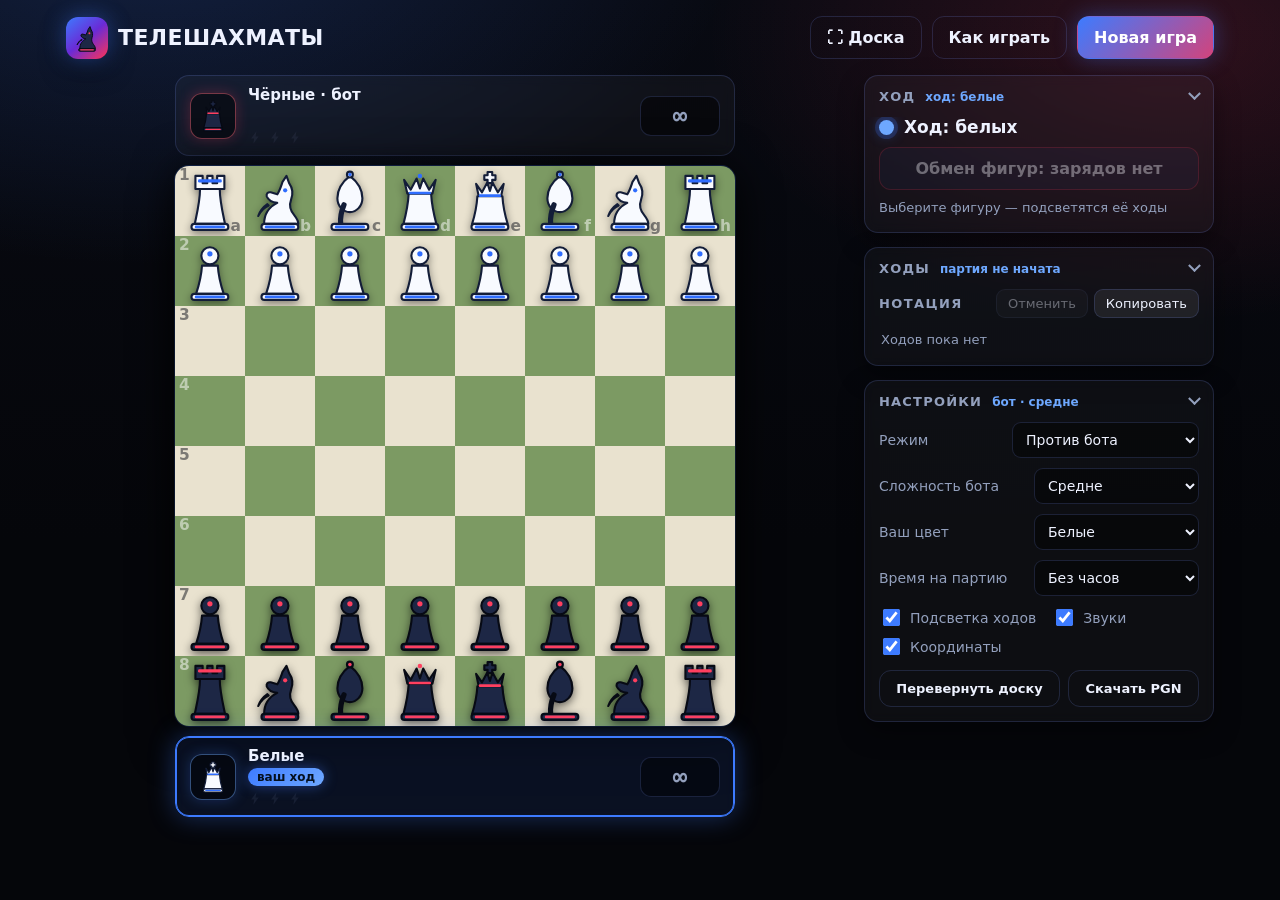
<file: index.html>
<!doctype html>
<html lang="ru">
<head>
<meta charset="utf-8">
<meta name="viewport" content="width=device-width, initial-scale=1, viewport-fit=cover">
<meta name="theme-color" content="#14161d">
<meta name="description" content="Шахматы в браузере с телекинезом: обменивайте две свои фигуры за заряд, полученный за взятие. Игра вдвоём на одном устройстве или против бота.">
<title>ТелеШахматы — шахматы с телекинезом</title>
<link rel="stylesheet" href="styles.css">
</head>
<body>

<div class="app">

  <header class="topbar">
    <div class="brand">
      <span class="brand-mark" id="brand-mark"></span> ТелеШахматы
    </div>
    <div class="topbar-actions">
      <button id="btn-focus" class="btn btn-ghost" type="button" title="Режим «только доска» — клавиша F">⛶ Доска</button>
      <button id="btn-rules" class="btn btn-ghost" type="button">Как играть</button>
      <button id="btn-new" class="btn btn-primary" type="button">Новая игра</button>
    </div>
  </header>

  <main class="layout">

    <section class="board-column">

      <div class="player-card" id="card-top" data-slot="top"></div>

      <div class="board-frame">
        <div id="board" class="board" aria-label="Шахматная доска"></div>
        <div id="promo" class="overlay hidden">
          <div class="overlay-box">
            <div class="overlay-title">Пешка дошла до конца. Кем она станет?</div>
            <div class="promo-choices">
              <button class="promo-btn" type="button" data-promo="q"><span>♕</span><small>Ферзь</small></button>
              <button class="promo-btn" type="button" data-promo="r"><span>♖</span><small>Ладья</small></button>
              <button class="promo-btn" type="button" data-promo="b"><span>♗</span><small>Слон</small></button>
              <button class="promo-btn" type="button" data-promo="n"><span>♘</span><small>Конь</small></button>
            </div>
          </div>
        </div>
      </div>

      <div class="player-card" id="card-bottom" data-slot="bottom"></div>

    </section>

    <aside class="sidebar">

      <section class="panel collapsible" data-panel="status">
        <button class="panel-toggle" type="button" aria-expanded="true">
          <span class="panel-title">Ход</span>
          <span class="panel-badge" id="badge-status"></span>
          <span class="chevron" aria-hidden="true"></span>
        </button>
        <div class="panel-body"><div class="panel-inner">
          <div class="turn-box" id="turn-box">
            <span class="turn-dot" id="turn-dot"></span>
            <span class="turn-text" id="turn-text">Ход белых</span>
          </div>
          <button id="btn-swap" class="btn btn-swap" type="button" disabled>Обмен фигур: нет зарядов</button>
          <div class="hint" id="hint-text">Выберите фигуру — подсветятся её ходы</div>
        </div></div>
      </section>

      <section class="panel panel-moves collapsible" data-panel="moves">
        <button class="panel-toggle" type="button" aria-expanded="true">
          <span class="panel-title">Ходы</span>
          <span class="panel-badge" id="badge-moves"></span>
          <span class="chevron" aria-hidden="true"></span>
        </button>
        <div class="panel-body"><div class="panel-inner">
          <div class="panel-head">
            <h2>Нотация</h2>
            <div class="panel-head-actions">
              <button id="btn-undo" class="btn btn-mini" type="button">Отменить</button>
              <button id="btn-copy" class="btn btn-mini" type="button">Копировать</button>
            </div>
          </div>
          <div id="moves" class="moves"></div>
        </div></div>
      </section>

      <section class="panel collapsible" data-panel="settings">
        <button class="panel-toggle" type="button" aria-expanded="true">
          <span class="panel-title">Настройки</span>
          <span class="panel-badge" id="badge-settings"></span>
          <span class="chevron" aria-hidden="true"></span>
        </button>
        <div class="panel-body"><div class="panel-inner">

        <label class="field">
          <span>Режим</span>
          <select id="opt-mode">
            <option value="pvp">Двое на устройстве</option>
            <option value="bot">Против бота</option>
          </select>
        </label>

        <label class="field" id="field-level">
          <span>Сложность бота</span>
          <select id="opt-level">
            <option value="easy">Легко</option>
            <option value="medium" selected>Средне</option>
            <option value="hard">Сложно</option>
          </select>
        </label>

        <label class="field" id="field-color">
          <span>Ваш цвет</span>
          <select id="opt-color">
            <option value="w">Белые</option>
            <option value="b">Чёрные</option>
            <option value="r">Случайно</option>
          </select>
        </label>

        <label class="field">
          <span>Время на партию</span>
          <select id="opt-time">
            <option value="off">Без часов</option>
            <option value="3+2">3 мин + 2 сек</option>
            <option value="5+0">5 мин</option>
            <option value="5+3">5 мин + 3 сек</option>
            <option value="10+0">10 мин</option>
            <option value="15+10">15 мин + 10 сек</option>
          </select>
        </label>

        <div class="toggles">
          <label class="toggle"><input type="checkbox" id="opt-highlights" checked><span>Подсветка ходов</span></label>
          <label class="toggle"><input type="checkbox" id="opt-sound" checked><span>Звуки</span></label>
          <label class="toggle"><input type="checkbox" id="opt-coords" checked><span>Координаты</span></label>
        </div>

        <div class="button-row">
          <button id="btn-flip" class="btn btn-ghost" type="button">Перевернуть доску</button>
          <button id="btn-pgn" class="btn btn-ghost" type="button">Скачать PGN</button>
        </div>

        </div></div>
      </section>

    </aside>

  </main>
</div>

<!-- Режим «только доска»: узкая панель-иконки (сбоку на десктопе, снизу на телефоне) -->
<div id="focus-bar" class="focus-bar">
  <button id="btn-focus-swap" class="fb-btn fb-swap" type="button" disabled
          aria-label="Обмен фигур" title="Обмен фигур">
    <span class="fb-ico" aria-hidden="true"></span>
    <span class="fb-badge" id="focus-charges"></span>
  </button>
  <button id="btn-journal" class="fb-btn" type="button"
          aria-label="Журнал ходов" title="Журнал ходов">
    <svg viewBox="0 0 24 24" aria-hidden="true" focusable="false">
      <path d="M4 6h16M4 12h11M4 18h8" fill="none" stroke="currentColor" stroke-width="2"
            stroke-linecap="round"/>
    </svg>
  </button>
  <button id="btn-focus-exit" class="fb-btn fb-exit" type="button"
          aria-label="Выйти из режима доски" title="Выйти · Esc">
    <svg viewBox="0 0 24 24" aria-hidden="true" focusable="false">
      <path d="M6 6l12 12M18 6L6 18" fill="none" stroke="currentColor" stroke-width="2"
            stroke-linecap="round"/>
    </svg>
  </button>
</div>

<!-- Журнал ходов поверх доски -->
<div id="journal" class="journal hidden">
  <div class="journal-box">
    <div class="journal-head">
      <h2>Ходы</h2>
      <button id="btn-journal-close" class="btn btn-mini" type="button">Закрыть</button>
    </div>
    <div id="moves-overlay" class="moves"></div>
  </div>
</div>

<div id="modal-over" class="backdrop hidden">
  <div class="modal">
    <div class="modal-title" id="over-title">Партия окончена</div>
    <div class="modal-reason" id="over-reason"></div>
    <div class="modal-actions">
      <button id="btn-rematch" class="btn btn-primary" type="button">Ещё партию</button>
      <button id="btn-close-over" class="btn btn-ghost" type="button">Посмотреть доску</button>
    </div>
  </div>
</div>

<div id="modal-rules" class="backdrop hidden">
  <div class="modal modal-wide">
    <div class="modal-title">Как играть в ТелеШахматы</div>
    <div class="rules">
      <p><b>Всё как в обычных шахматах.</b> Ходят и бьют все фигуры, работают рокировка,
        взятие на проходе и превращение пешки. Игра заканчивается матом, патом,
        ничьей по тройному повторению, правилу 50 ходов или если материала не хватает для мата.</p>
      <p><b>Фишка игры — телекинез.</b> За каждое взятие вы получаете <b>заряд</b> (максимум 3).
        Раз в свой ход можно потратить 1 заряд и <b>поменять местами две свои фигуры</b>.
        Это полноценный ход: после обмена очередь переходит сопернику.</p>
      <p><b>Чего нельзя:</b>
      <ul>
        <li>обменять фигуры так, чтобы ваш король остался под шахом;</li>
        <li>телепортировать пешку на 1-ю или 8-ю линию (превращается пешка только обычным ходом);</li>
        <li>совмещать обмен с рокировкой, взятием на проходе или превращением.</li>
      </ul></p>
      <p><b>Зачем это нужно:</b> обмен пешки с ладьёй открывает линию, конь на 7-й линии
        становится убийцей, а ферзь с ладьёй мгновенно находят общую цель.</p>
    </div>
    <div class="modal-actions">
      <button id="btn-close-rules" class="btn btn-primary" type="button">Понятно</button>
    </div>
  </div>
</div>

<div id="toast" class="toast hidden"></div>

<script src="engine.js"></script>
<script src="pieces.js"></script>
<script src="bot.js"></script>
<script src="app.js"></script>
</body>
</html>
</file>
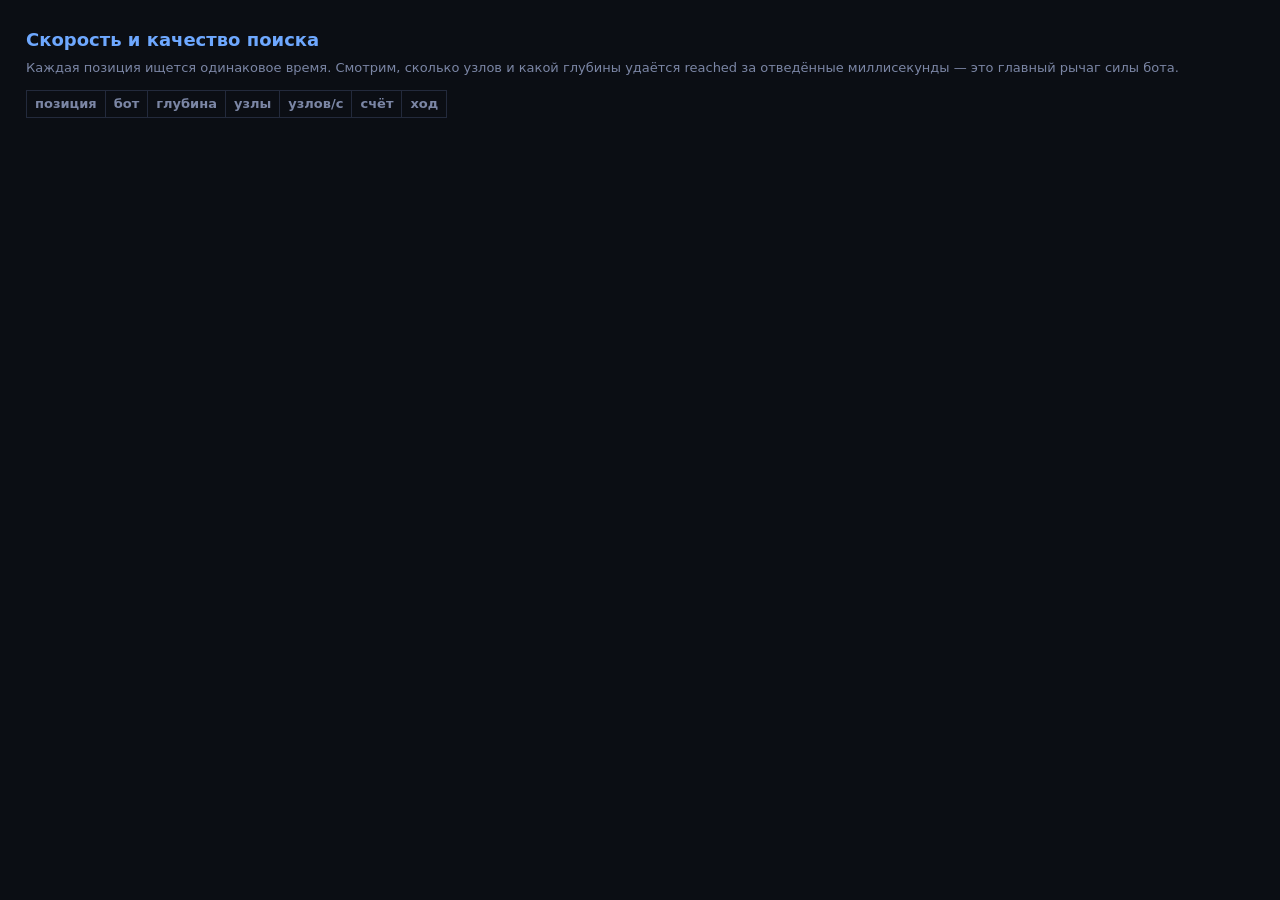
<file: tests-bot-bench.html>
<!doctype html>
<html lang="ru"><head><meta charset="utf-8"><title>скорость и качество поиска</title>
<style>
  body { background:#0b0e14; color:#e8eefc; font:14px/1.55 "Segoe UI",system-ui,sans-serif; padding:18px; }
  h1 { font-size:18px; color:#6ea8ff; margin:0 0 4px; }
  .hint { color:#7b86a5; font-size:13px; margin-bottom:12px; }
  .ok { color:#37d39b; } .bad { color:#ff5f7a; } .sum { color:#ffd27a; font-weight:600; margin-top:10px; }
  table { border-collapse:collapse; margin-top:8px; font-size:13px; }
  td, th { border:1px solid #232a3c; padding:3px 8px; text-align:right; }
  th { color:#7b86a5; font-weight:600; }
  td:first-child, th:first-child { text-align:left; }
</style></head>
<body>
<h1>Скорость и качество поиска</h1>
<div class="hint">Каждая позиция ищется одинаковое время. Смотрим, сколько узлов и какой глубины
удаётся reached за отведённые миллисекунды — это главный рычаг силы бота.</div>
<div id="out"></div>
<script src="engine.js"></script>
<script src="bot.js"></script>
<script src="bot-legacy.js"></script>
<script>
/* Одинаковый бюджет времени на позицию для нового и эталонного бота. */
const TIME_MS = 700;

const POSITIONS = [
  { name: 'начало',            fen: 'rnbqkbnr/pppppppp/8/8/8/8/PPPPPPPP/RNBQKBNR w KQkq - 0 1' },
  { name: 'испанский, 5 ходов', fen: 'r1bqkbnr/pppp1ppp/2n5/4p3/2B1P3/5N2/PPPP1PPP/RNBQK2R b KQkq - 3 3' },
  { name: 'сицилианская',      fen: 'rnbqkb1r/pp2pppp/2p2n2/3p4/3P4/2N2N2/PP2PPPP/R1BQKB1R w KQkq - 4 5' },
  { name: 'защита Каро-Канн',  fen: 'rn1qkb1r/pp2pppp/2p2n2/3p2b1/3P4/2N1PN2/PP2BPPP/R1BQK2R w KQkq - 2 6' },
  { name: 'нимцо-индийский',   fen: 'r1bq1rk1/pp2ppbp/2np1np1/8/2BNP3/2N1B3/PPP2PPP/R2Q1RK1 w - - 6 9' },
  { name: 'миттельшпиль',      fen: 'r2q1rk1/pp2bppp/2n1pn2/3p4/3P4/2NBPN2/PP3PPP/R1BQ1RK1 w - - 2 9' },
  { name: 'эндшпиль: ладьи',   fen: '8/8/4k3/8/4P3/4K3/8/6R1 w - - 0 40' },
  { name: 'эндшпиль: кони',    fen: '8/8/4k3/8/8/2N1K3/8/6N1 w - - 0 40' },
  { name: 'заряды телекинеза', fen: 'r1bqkb1r/pppp1ppp/2n2n2/4p3/2B1P3/5N2/PPPP1PPP/RNBQK2R w KQkq - 0 1', charges: [2, 1] },
];

const out = document.getElementById('out');
const lines = [];
function log(s, cls) {
  const div = document.createElement('div');
  if (cls) div.className = cls;
  div.textContent = s;
  out.appendChild(div);
  lines.push(s);
}

function stateFor(p) {
  const st = Chess.newState(p.fen);
  if (p.charges) { st.charges.w = p.charges[0]; st.charges.b = p.charges[1]; }
  return st;
}

function snap(engine, state) {
  const legal = Chess.legalMoves(state);
  const move = state.pos.board.some(p => p) ? legal : [];
  return { legalCount: move.length };
}

async function run() {
  const table = document.createElement('table');
  table.innerHTML = '<tr><th>позиция</th><th>бот</th><th>глубина</th><th>узлы</th>' +
    '<th>узлов/с</th><th>счёт</th><th>ход</th></tr>';
  out.appendChild(table);

  let newNodes = 0, oldNodes = 0, newDepth = 0, oldDepth = 0, illegal = 0;
  const rows = [];

  for (const p of POSITIONS) {
    for (const [label, engine] of [['новый', Bot], ['эталон', window.BotLegacy]]) {
      const st = stateFor(p);
      const legal = Chess.legalMoves(st);
      const started = performance.now();
      const res = await engine.findBestMove(st, {
        level: 'hard', useBook: false, timeMs: TIME_MS, tolerance: 0,
      });
      const ms = Math.round(performance.now() - started);
      const ok = legal.some(m => m.from === res.move.from && m.to === res.move.to &&
        (m.promo || null) === (res.move.promo || null) && !!m.swap === !!res.move.swap);
      if (!ok) illegal++;

      rows.push({
        имя: p.name, бот: label, глубина: res.depth, узлы: res.nodes,
        нвс: Math.round(res.nodes / Math.max(1, ms) * 1000),
        счёт: Math.round(res.score), ход: Chess.sqName(res.move.from) + '-' + Chess.sqName(res.move.to) +
          (res.move.promo || '') + (res.move.swap ? ' (обмен)' : ''),
        ок: ok, мс: ms,
      });

      if (label === 'новый') { newNodes += res.nodes; newDepth += res.depth; }
      else { oldNodes += res.nodes; oldDepth += res.depth; }
    }
  }

  for (const r of rows) {
    const tr = document.createElement('tr');
    tr.innerHTML = '<td>' + r.имя + '</td><td>' + r.бот + '</td><td>' + r.глубина + '</td><td>' +
      r.узлы.toLocaleString('ru') + '</td><td>' + r.нвс.toLocaleString('ru') + '</td><td>' +
      r.счёт + '</td><td>' + r.ход + (r.ок ? '' : ' ⚠') + '</td>';
    if (!r.ок) tr.className = 'bad';
    table.appendChild(tr);
  }

  const ratio = oldNodes ? (newNodes / oldNodes) : 1;
  log('');
  log('Всего узлов: новый ' + newNodes.toLocaleString('ru') + ', эталон ' + oldNodes.toLocaleString('ru'),
      'sum');
  log('Прирост узлов за то же время: ' + (ratio >= 1 ? '+' : '') + Math.round((ratio - 1) * 100) + '%',
      ratio >= 1 ? 'ok' : 'bad');
  log('Средняя глубина: новая ' + (newDepth / POSITIONS.length).toFixed(1) +
      ', эталон ' + (oldDepth / POSITIONS.length).toFixed(1));

  /* скорость самой оценки: если она просела, узлы падают в первую очередь */
  const evalPositions = POSITIONS.map(stateFor);
  const timeEval = engine => {
    const t = performance.now();
    for (let pass = 0; pass < 60; pass++) {
      for (const st of evalPositions) engine.evaluate(st);
    }
    return (performance.now() - t) / (60 * evalPositions.length);
  };
  timeEval(Bot);                                  /* прогрев */
  const evalNew = timeEval(Bot);
  const evalOld = timeEval(window.BotLegacy);
  log('Оценка: новая ' + evalNew.toFixed(1) + ' мкс, эталон ' + evalOld.toFixed(1) +
      ' мкс (' + (evalNew <= evalOld * 1.15 ? 'нормально' : 'замедлилась') + ')',
      evalNew <= evalOld * 1.15 ? 'ok' : 'bad');

  log('Недопустимых ходов: ' + illegal, illegal ? 'bad' : 'ok');
  window.__bench = { ratio, illegal, newNodes, oldNodes, evalNew, evalOld };
}

/* Прогон по кадру, чтобы страница не «зависала» белым экраном. */
(async () => {
  for (let i = 0; i < POSITIONS.length * 2; i++) {
    await new Promise(r => requestAnimationFrame(r));
  }
  await run();
})();
</script></body></html>
</file>
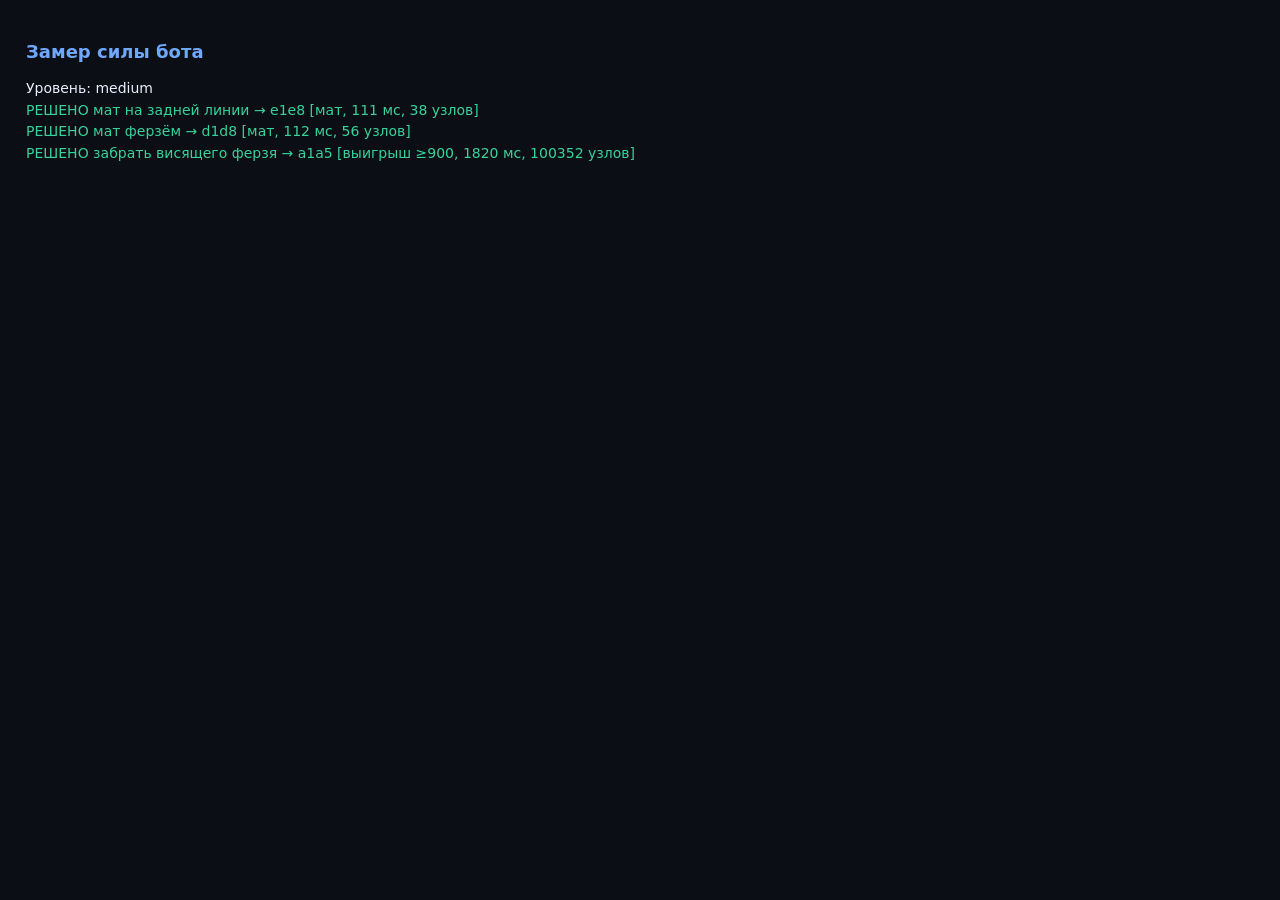
<file: tests-bot-strength.html>
<!doctype html>
<html lang="ru"><head><meta charset="utf-8"><title>сила бота</title>
<style>
 body { background:#0b0e14; color:#e8eefc; font:14px/1.55 "Segoe UI",system-ui,sans-serif; padding:18px; }
 h1 { font-size:18px; color:#6ea8ff; }
 .ok { color:#37d39b; } .bad { color:#ff5f7a; } .sum { color:#ffd27a; font-weight:600; margin-top:8px; }
</style></head>
<body>
<h1>Замер силы бота</h1>
<div id="out"></div>
<script src="engine.js"></script>
<script src="bot.js"></script>
<script src="bot-legacy.js"></script>
<script>
/* =====================================================================
   Замер силы бота. Ответ проверяется объективно (по правилам шахмат),
   а не сравнением со «своим» ходом движка:
     mate  — ход приводит к мату;
     win   — после хода при ЛЮБОМ ответе соперника мы выигрываем
             не меньше amount материала (считает и связки, и вилки);
     fork  — ход даёт шах и после любого ответа соперника мы можем
             взять фигуру стоимостью не меньше amount;
     safe  — ход не приводит к потере материала.
   ===================================================================== */
const out = document.getElementById('out');
const logLines = [];
function log(s, cls) {
  const div = document.createElement('div');
  if (cls) div.className = cls;
  div.textContent = s;
  out.appendChild(div);
  logLines.push((cls ? '[' + cls + '] ' : '') + s);
}
const sleep = ms => new Promise(r => setTimeout(r, ms));
const VALUE = { P: 100, N: 320, B: 330, R: 500, Q: 900, K: 0 };

function material(state, color) {
  let sum = 0;
  for (const piece of state.pos.board) {
    if (!piece) continue;
    if (Chess.colorOf(piece) !== color) continue;
    sum += VALUE[piece.toUpperCase()];
  }
  return sum;
}
/* Перевес: насколько мы лучше соперника по материалу */
function advantage(state, color) {
  return material(state, color) - material(state, Chess.other(color));
}

const PUZZLES = [
  { name: 'мат на задней линии',        fen: '6k1/5ppp/8/8/8/8/8/4R1K1 w - - 0 1', kind: 'mate' },
  { name: 'мат ферзём',                fen: '6k1/5ppp/8/8/8/8/8/3Q2K1 w - - 0 1', kind: 'mate' },
  { name: 'забрать висящего ферзя',    fen: '4k3/8/8/q7/8/8/8/R3K3 w Q - 0 1', kind: 'win', amount: 900 },
  { name: 'забрать висящую ладью',     fen: '4k3/8/8/8/8/8/8/R3r1K1 w Q - 0 1', kind: 'win', amount: 500 },
  { name: 'связка коня выигрывает ферзя', fen: 'k7/8/4N3/1q6/8/8/8/4K3 w - - 0 1', kind: 'fork', amount: 900 },
  { name: 'забрать ферзя конём',       fen: '4k3/8/8/3q4/8/2N5/8/4K3 w - - 0 1', kind: 'win', amount: 900 },
  { name: 'забрать ферзя слоном',      fen: '4k3/8/8/2q5/3B4/8/8/4K3 w - - 0 1', kind: 'win', amount: 900 },
  { name: 'не отдавать ферзя слону',   fen: '4k3/8/8/8/2b5/8/4Q3/4K3 w - - 0 1', kind: 'safe' },
  { name: 'не отдавать ладью',         fen: '3rk3/8/8/8/8/8/3R4/3K4 w - - 0 1', kind: 'safe' },
  { name: 'взять ладью и выиграть тем', fen: '2k5/8/8/8/8/8/8/R3r1K1 w Q - 0 1', kind: 'win', amount: 500 },
  { name: 'не отдавать коня за ладью', fen: '4k3/8/8/8/3n4/8/5N2/6K1 w - - 0 1', kind: 'safe' },
  { name: 'взятие на проходе выигрывает', fen: '8/8/8/2k5/2pP4/8/B7/4K3 b - d3 0 1', kind: 'win', amount: 100 },
  { name: 'не отдавать двух слонов',   fen: '4k3/8/8/8/8/2b5/8/2B1K3 w - - 0 1', kind: 'safe' },
  { name: 'поймать ферзя вилкой',     fen: '4k3/8/5n2/8/8/5N2/8/4K3 w - - 0 1', kind: 'safe' },
  { name: 'выиграть ферзя ладьёй',    fen: '4k3/8/8/8/8/8/8/q2R1K2 w Q - 0 1', kind: 'win', amount: 900 },
  { name: 'не вставать под вилку',    fen: '4k3/8/5n2/8/8/8/5N2/4K3 w - - 0 1', kind: 'safe' },
  { name: 'забрать висящего коня',     fen: '4k3/8/8/8/3nR3/8/8/4K3 w - - 0 1', kind: 'win', amount: 320 },
  { name: 'выиграть пешку бесплатно', fen: '4k3/8/8/3p4/4P3/8/8/4K3 w - - 0 1', kind: 'safe' },
  { name: 'мат конём в углу',          fen: '6k1/5ppp/8/8/8/8/8/5N1K w - - 0 1', kind: 'safe' },
  { name: 'не отдавать ладью за слона', fen: '4k3/8/8/8/8/1b6/8/R3K3 w Q - 0 1', kind: 'safe' },
];

function gameFrom(fen) {
  const g = new Chess.Game();
  g.past = [Chess.newState(fen)];
  g.keys = [Chess.posKey(g.state)];
  return g;
}

function judge(puzzle, move, state) {
  if (!move) return { ok: false, note: 'нет хода' };
  const after = Chess.applyMove(state, move);
  if (!after) return { ok: false, note: 'ход нелегален' };
  const us = state.pos.turn;
  const status = Chess.getStatus(after, [Chess.posKey(after)]);

  if (puzzle.kind === 'mate') {
    if (status.over && status.reason === 'checkmate') {
      const winner = status.result === '1-0' ? 'w' : 'b';
      return winner === us ? { ok: true, note: 'мат' } : { ok: false, note: 'мата нет' };
    }
    return { ok: false, note: 'мата нет' };
  }

  if (puzzle.kind === 'win') {
    const before = advantage(state, us);
    if (status.over && status.reason === 'checkmate' && status.result === (us === 'w' ? '1-0' : '0-1')) {
      return { ok: true, note: 'мат вместо выигрыша' };
    }
    const replies = Chess.legalMoves(after);
    if (replies.length === 0) return { ok: false, note: 'пат' };
    let worst = Infinity;
    for (const reply of replies) {
      const next = Chess.applyMove(after, reply);
      if (!next) continue;
      worst = Math.min(worst, advantage(next, us) - before);
    }
    return worst >= puzzle.amount
      ? { ok: true, note: 'выигрыш ≥' + worst }
      : { ok: false, note: 'выигрыш лишь ' + worst };
  }

  if (puzzle.kind === 'fork') {
    if (!Chess.isInCheck(after.pos, after.pos.turn)) return { ok: false, note: 'нет шаха' };
    const replies = Chess.legalMoves(after);
    if (replies.length === 0) return { ok: true, note: 'мат' };
    for (const reply of replies) {
      const next = Chess.applyMove(after, reply);
      if (!next) continue;
      let best = 0;
      for (const m of Chess.legalMoves(next)) {
        if (m.captured) best = Math.max(best, VALUE[Chess.typeOf(m.captured)]);
      }
      if (best < puzzle.amount) return { ok: false, note: 'соперник спасается' };
    }
    return { ok: true, note: 'вилка' };
  }

  if (puzzle.kind === 'safe') {
    const replies = Chess.legalMoves(after);
    const them = Chess.other(us);
    const before = advantage(state, them);
    for (const reply of replies) {
      const next = Chess.applyMove(after, reply);
      if (!next) continue;
      const gain = advantage(next, them) - before;
      if (gain <= 0) continue;
      /* соперник взял — но можем ли мы сразу вернуть это взятием? */
      let recapture = 0;
      for (const m of Chess.legalMoves(next)) {
        if (!m.captured) continue;
        const net = VALUE[Chess.typeOf(m.captured)] - VALUE[Chess.typeOf(m.piece)];
        if (net > recapture) recapture = net;
      }
      if (gain > recapture) return { ok: false, note: 'отдаём ' + gain };
    }
    return { ok: true, note: 'без потерь' };
  }
  return { ok: false, note: '?' };
}

/* проверим, что задачи вообще решаемы */
function validate() {
  const broken = [];
  for (const puzzle of PUZZLES) {
    const g = gameFrom(puzzle.fen);
    let solutions = 0;
    for (const m of Chess.legalMoves(g.state)) if (judge(puzzle, m, g.state).ok) solutions++;
    if (!solutions) broken.push(puzzle.name + ' ' + puzzle.fen);
  }
  return broken;
}

async function run() {
  const params = new URLSearchParams(location.search);
  const level = params.get('level') || 'medium';
  const withGames = params.get('games') !== '0';
  /* ?engine=legacy — прогнать замороженный эталон по тем же задачам,
     чтобы сравнение было честным (тот же набор, то же время) */
  const engine = params.get('engine') === 'legacy' ? window.BotLegacy : Bot;

  const broken = validate();
  if (broken.length) {
    log('НЕРАЗРЕШИМЫЕ ЗАДАЧИ: ' + broken.join(' | '), 'bad');
  }

  log('Уровень: ' + level + (engine === window.BotLegacy ? ' (эталон)' : ''));
  let solved = 0;
  const t0 = performance.now();
  for (let i = 0; i < PUZZLES.length; i++) {
    const puzzle = PUZZLES[i];
    const g = gameFrom(puzzle.fen);
    const start = performance.now();
    const res = await engine.findBestMove(g.state, { level, useBook: false, timeMs: 1800 });
    const ms = Math.round(performance.now() - start);
    const verdict = judge(puzzle, res && res.move, g.state);
    if (verdict.ok) solved++;
    const name = res && res.move
      ? Chess.sqName(res.move.from) + (res.move.swap ? '↔' : '') + Chess.sqName(res.move.to)
      : '—';
    log((verdict.ok ? 'РЕШЕНО  ' : 'ПРОМАХ  ') + puzzle.name + ' → ' + name +
      ' [' + verdict.note + ', ' + ms + ' мс, ' + (res ? res.nodes : 0) + ' узлов]', verdict.ok ? 'ok' : 'bad');
    await sleep(10);
  }
  const elapsed = ((performance.now() - t0) / 1000).toFixed(1);
  log('');
  log('ЗАДАЧИ: ' + solved + '/' + PUZZLES.length + ' (' + Math.round(solved / PUZZLES.length * 100) + '%) за ' + elapsed + ' с', 'sum');

  let matchScore = '—';
  if (withGames) {
    const GAMES = 2;
    let score = 0, nodes = 0;
    for (let game = 0; game < GAMES; game++) {
      const g = new Chess.Game();
      g.state.charges.w = 2;
      g.state.charges.b = 2;
      while (!g.result && g.ply < 150) {
        const res = await Bot.findBestMove(g.state, {
          level: g.turn === 'w' ? 'hard' : 'easy',
          useBook: false,
          timeMs: 1800,
        });
        if (!res || !res.move) break;
        nodes += res.nodes || 0;
        if (!g.play(res.move).ok) break;
      }
      const whiteScore = !g.result ? 0.5
        : g.result.result === '1-0' ? 1 : g.result.result === '0-1' ? 0 : 0.5;
      const hardIsWhite = game % 2 === 0;
      score += hardIsWhite ? whiteScore : 1 - whiteScore;
      log('партия ' + (game + 1) + ' (сложно за ' + (hardIsWhite ? 'белых' : 'чёрных') + '): ' +
        (g.result ? g.result.result + ' ' + g.result.reason : 'не окончена') + ', ' + g.ply + ' полуходов');
      await sleep(10);
    }
    matchScore = (score / GAMES).toFixed(2);
    log('МАТЧ «Сложно» против «Легко»: ' + matchScore + ' из ' + GAMES + ' (узлов ' + nodes + ')', 'sum');
  }

  window.__strength = {
    level, solved, total: PUZZLES.length, matchScore, broken,
    log: logLines.join('\n'),
  };
  log('ГОТОВО');
}

run().catch(error => {
  log('ОШИБКА: ' + error.message, 'bad');
  window.__strength = { error: error.message, log: logLines.join('\n') };
});
</script>
</body></html>
</file>
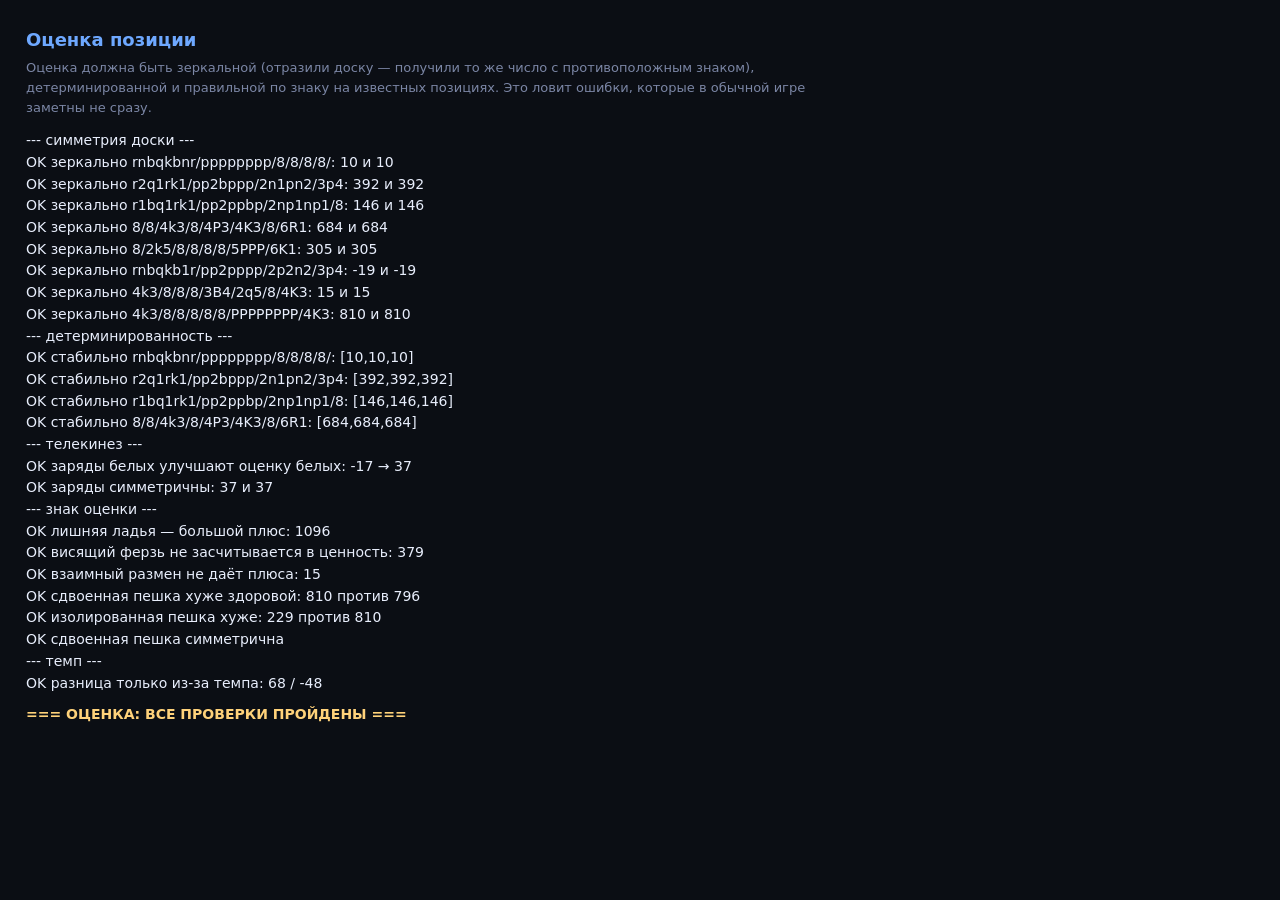
<file: tests-eval.html>
<!doctype html>
<html lang="ru"><head><meta charset="utf-8"><title>оценка позиции</title>
<style>
  body { background:#0b0e14; color:#e8eefc; font:14px/1.55 "Segoe UI",system-ui,sans-serif; padding:18px; }
  h1 { font-size:18px; color:#6ea8ff; margin:0 0 4px; }
  .hint { color:#7b86a5; font-size:13px; margin-bottom:12px; max-width: 780px; }
  .ok { color:#37d39b; } .bad { color:#ff5f7a; } .sum { color:#ffd27a; font-weight:600; margin-top:10px; }
</style></head>
<body>
<h1>Оценка позиции</h1>
<div class="hint">Оценка должна быть зеркальной (отразили доску — получили то же число с
противоположным знаком), детерминированной и правильной по знаку на известных позициях.
Это ловит ошибки, которые в обычной игре заметны не сразу.</div>
<div id="out"></div>
<script src="engine.js"></script>
<script src="bot.js"></script>
<script>
const lines = [];
const out = document.getElementById('out');
let fails = 0;
function log(s, cls) {
  const div = document.createElement('div');
  if (cls) div.className = cls;
  div.textContent = s;
  out.appendChild(div);
  lines.push((cls ? '[' + cls + '] ' : '') + s);
}
function chk(label, ok, note) {
  if (!ok) fails++;
  log((ok ? 'OK   ' : 'FAIL ') + label + (note !== undefined ? ': ' + note : ''));
}

/* Настоящая симметрия оценки — отражение по горизонталям (ранг 1 ↔ 8) с
   переменой цветов: именно так устроены таблицы PST (mirrorSq отражает ранг).
   Отражение по вертикалям проверять бессмысленно — там король и ферзь меняются
   местами относительно центральных файлов, это другая позиция. */
function mirrorFen(fen) {
  const parts = fen.split(' ');
  const swap = c => (c === c.toLowerCase() ? c.toUpperCase() : c.toLowerCase());
  const mirrored = parts[0].split('/').slice().reverse()
    .map(row => row.replace(/[a-zA-Z]/g, swap)).join('/');
  const turn = parts[1] === 'w' ? 'b' : 'w';
  const castling = (parts[2] === '-' ? '-' : parts[2].split('')
    .map(c => c === 'K' ? 'k' : c === 'Q' ? 'q' : c === 'k' ? 'K' : 'q').join(''));
  return [mirrored, turn, castling, parts[3] || '-', parts[4] || '0', parts[5] || '1'].join(' ');
}

const SYMMETRY = [
  'rnbqkbnr/pppppppp/8/8/8/8/PPPPPPPP/RNBQKBNR w KQkq - 0 1',
  'r2q1rk1/pp2bppp/2n1pn2/3p4/3P4/2NBPN2/PP3PPP/R1BQ1RK1 w - - 2 9',
  'r1bq1rk1/pp2ppbp/2np1np1/8/2BNP3/2N1B3/PPP2PPP/R2Q1RK1 w - - 6 9',
  '8/8/4k3/8/4P3/4K3/8/6R1 w - - 0 40',
  '8/2k5/8/8/8/8/5PPP/6K1 w - - 0 40',
  'rnbqkb1r/pp2pppp/2p2n2/3p4/3P4/2N2N2/PP2PPPP/R1BQKB1R w KQkq - 4 5',
  '4k3/8/8/8/3B4/2q5/8/4K3 w - - 0 1',
  '4k3/8/8/8/8/8/PPPPPPPP/4K3 w - - 0 1',
];

/* 1) симметрия доски.
      evaluate() отдаёт оценку от того, кто сейчас ходит. При зеркале доски
      меняются цвета и очередь хода, поэтому корректная проверка — значения
      должны СОВПАДАТЬ, а не быть противоположными. Допуск 24 — это вклад
      темпа (±10 со стороны каждого короля). */
log('--- симметрия доски ---');
for (const fen of SYMMETRY) {
  const a = Bot.evaluate(Chess.newState(fen));
  const b = Bot.evaluate(Chess.newState(mirrorFen(fen)));
  chk('зеркально ' + fen.split(' ')[0].slice(0, 26),
      Math.abs(a - b) <= 24, Math.round(a) + ' и ' + Math.round(b));
}

/* 2) детерминированность: та же позиция — тот же результат */
log('');
log('--- детерминированность ---');
for (const fen of SYMMETRY.slice(0, 4)) {
  const runs = [];
  for (let i = 0; i < 3; i++) runs.push(Bot.evaluate(Chess.newState(fen)));
  chk('стабильно ' + fen.split(' ')[0].slice(0, 26),
      runs.every(v => v === runs[0]), JSON.stringify(runs));
}

/* 3) телекинез: заряды влияют на оценку и симметричны */
log('');
log('--- телекинез ---');
{
  const base = 'r1bqkb1r/pppp1ppp/2n2n2/4p3/2B1P3/5N2/PPPP1PPP/RNBQK2R w KQkq - 0 1';
  const st0 = Chess.newState(base);
  const st1 = Chess.newState(base);
  st1.charges.w = 2;
  const a = Bot.evaluate(st0), b = Bot.evaluate(st1);
  chk('заряды белых улучшают оценку белых', b > a, Math.round(a) + ' → ' + Math.round(b));

  const stM = Chess.newState(mirrorFen(base));
  stM.charges.b = 2;   /* при зеркале цвета меняются местами */
  const m = Bot.evaluate(stM);
  chk('заряды симметричны', Math.abs(b - m) <= 24, Math.round(b) + ' и ' + Math.round(m));
}

/* 4) знак оценки на бесспорных позициях */
log('');
log('--- знак оценки ---');
{
  const upRook = Bot.evaluate(Chess.newState('4k3/8/8/8/8/8/8/R3K2R w KQ - 0 1'));
  chk('лишняя ладья — большой плюс', upRook > 400, Math.round(upRook));

  /* ферзь висит под конём, конь в безопасности: конь бьёт a6,
     а ферзь коня не достаёт (a6 и c5 не на одной линии).
     Потеря ферзя должна обнулить его ценность — дальше ход заберёт его поиск. */
  const freeQueen = Bot.evaluate(Chess.newState('4k3/8/q7/2N5/8/8/8/4K3 w - - 0 1'));
  chk('висящий ферзь не засчитывается в ценность', freeQueen > 300, Math.round(freeQueen));

  /* встречное: ферзь бьёт слона и сам под боем — позиция примерно равна */
  const mutual = Bot.evaluate(Chess.newState('4k3/8/8/8/3B4/2q5/8/4K3 w - - 0 1'));
  chk('взаимный размен не даёт плюса', Math.abs(mutual) < 200, Math.round(mutual));

  /* одинаковый материал (по 8 пешек), у белых сдвоенная пешка «c» */
  const healthy = Bot.evaluate(Chess.newState('4k3/8/8/8/8/8/PPPPPPPP/4K3 w - - 0 1'));
  const doubled = Bot.evaluate(Chess.newState('4k3/8/8/8/8/2P5/PP1PPPPP/4K3 w - - 0 1'));
  chk('сдвоенная пешка хуже здоровой', healthy > doubled,
      Math.round(healthy) + ' против ' + Math.round(doubled));

  /* одинаковый материал, у белых изолированная пешка на b4 */
  const iso = Bot.evaluate(Chess.newState('4k3/8/8/8/1P6/8/P7/4K3 w - - 0 1'));
  chk('изолированная пешка хуже', iso < healthy, Math.round(iso) + ' против ' + Math.round(healthy));

  /* зеркально: у чёрных те же недостатки */
  chk('сдвоенная пешка симметрична', Math.abs(doubled - Bot.evaluate(
      Chess.newState(mirrorFen('4k3/8/8/8/8/2P5/PP1PPPPP/4K3 w - - 0 1')))) <= 24);
}

/* 5) разница из-за темпа небольшая */
log('');
log('--- темп ---');
{
  const fen = '4k3/8/8/8/8/8/4P3/4K3 w - - 0 1';
  const w = Bot.evaluate(Chess.newState(fen));
  const b = Bot.evaluate(Chess.newState(fen.replace(' w ', ' b ')));
  chk('разница только из-за темпа', Math.abs(w + b) <= 24, Math.round(w) + ' / ' + Math.round(b));
}

log('');
log(fails === 0 ? '=== ОЦЕНКА: ВСЕ ПРОВЕРКИ ПРОЙДЕНЫ ===' : ('=== ОЦЕНКА: ОШИБОК ' + fails + ' ==='),
    fails === 0 ? 'sum' : 'bad');
window.__evalTest = { fails, log: lines.join('\n') };
</script></body></html>
</file>
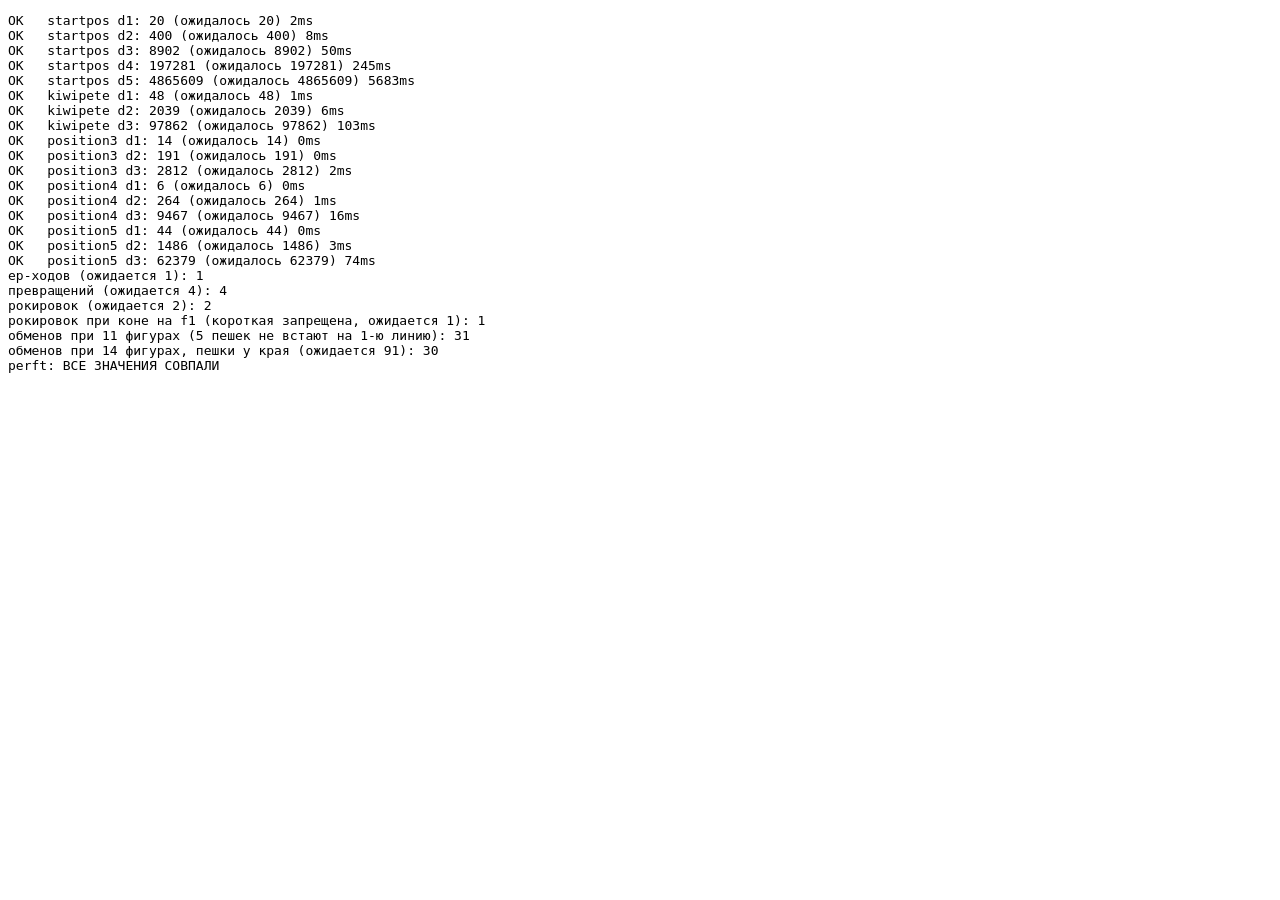
<file: tests-perft.html>
<!doctype html>
<html lang="ru"><head><meta charset="utf-8"><title>perft</title></head>
<body><pre id="out">запуск…</pre>
<script src="engine.js"></script>
<script>
const lines = [];
function log(s){ lines.push(s); document.getElementById('out').textContent = lines.join('\n'); }
let allOk = true;
for (const suite of Chess.PERFT_SUITES) {
  const state = Chess.newState(suite.fen);
  for (let d = 1; d <= suite.expect.length; d++) {
    const t0 = performance.now();
    const got = Chess.perft(state, d);
    const ms = Math.round(performance.now() - t0);
    const want = suite.expect[d-1];
    const ok = got === want;
    if (!ok) allOk = false;
    log(`${ok ? 'OK  ' : 'FAIL'} ${suite.name} d${d}: ${got} (ожидалось ${want}) ${ms}ms`);
  }
}
// Бонус: ловушка на взятие на проходе и превращение + телекинез
const epState = Chess.newState('rnbqkbnr/ppp1p1pp/8/3pPp2/8/8/PPPP1PPP/RNBQKBNR w KQkq f6 0 3');
log('ep-ходов (ожидается 1): ' + Chess.legalMoves(epState).filter(m=>m.flags==='e').length);
const promoState = Chess.newState('8/P6k/8/8/8/8/8/K7 w - - 0 1');
log('превращений (ожидается 4): ' + Chess.legalMoves(promoState).filter(m=>m.promo).length);
const castState = Chess.newState('r3k2r/8/8/8/8/8/8/R3K2R w KQkq - 0 1');
log('рокировок (ожидается 2): ' + Chess.legalMoves(castState).filter(m=>m.flags==='k'||m.flags==='q').length);
const castBlocked = Chess.newState('r3k2r/8/8/8/8/8/8/R3K1NR w KQkq - 0 1');
log('рокировок при коне на f1 (короткая запрещена, ожидается 1): ' + Chess.legalMoves(castBlocked).filter(m=>m.flags==='k'||m.flags==='q').length);

// Телекинез: обмены не должны ломать генератор ходов
const sw = Chess.newState('r3k2r/pppppppp/8/8/8/8/PPPPPPPP/R3K2R w KQkq - 0 1');
sw.charges.w = 2;
log('обменов при 11 фигурах (5 пешек не встают на 1-ю линию): ' + Chess.legalMoves(sw).filter(m=>m.swap).length);
const sw2 = Chess.newState('r3k2r/pPpppppp/8/8/8/8/PpPPPPPP/R3K2R w KQkq - 0 1');
sw2.charges.w = 1;
const sw2n = Chess.legalMoves(sw2).filter(m=>m.swap).length;
log('обменов при 14 фигурах, пешки у края (ожидается 91): ' + sw2n);
log(allOk ? 'perft: ВСЕ ЗНАЧЕНИЯ СОВПАЛИ' : 'perft: ЕСТЬ ОШИБКИ');
window.__perftResult = { allOk: allOk, log: lines.join('\n') };
</script></body></html>
</file>
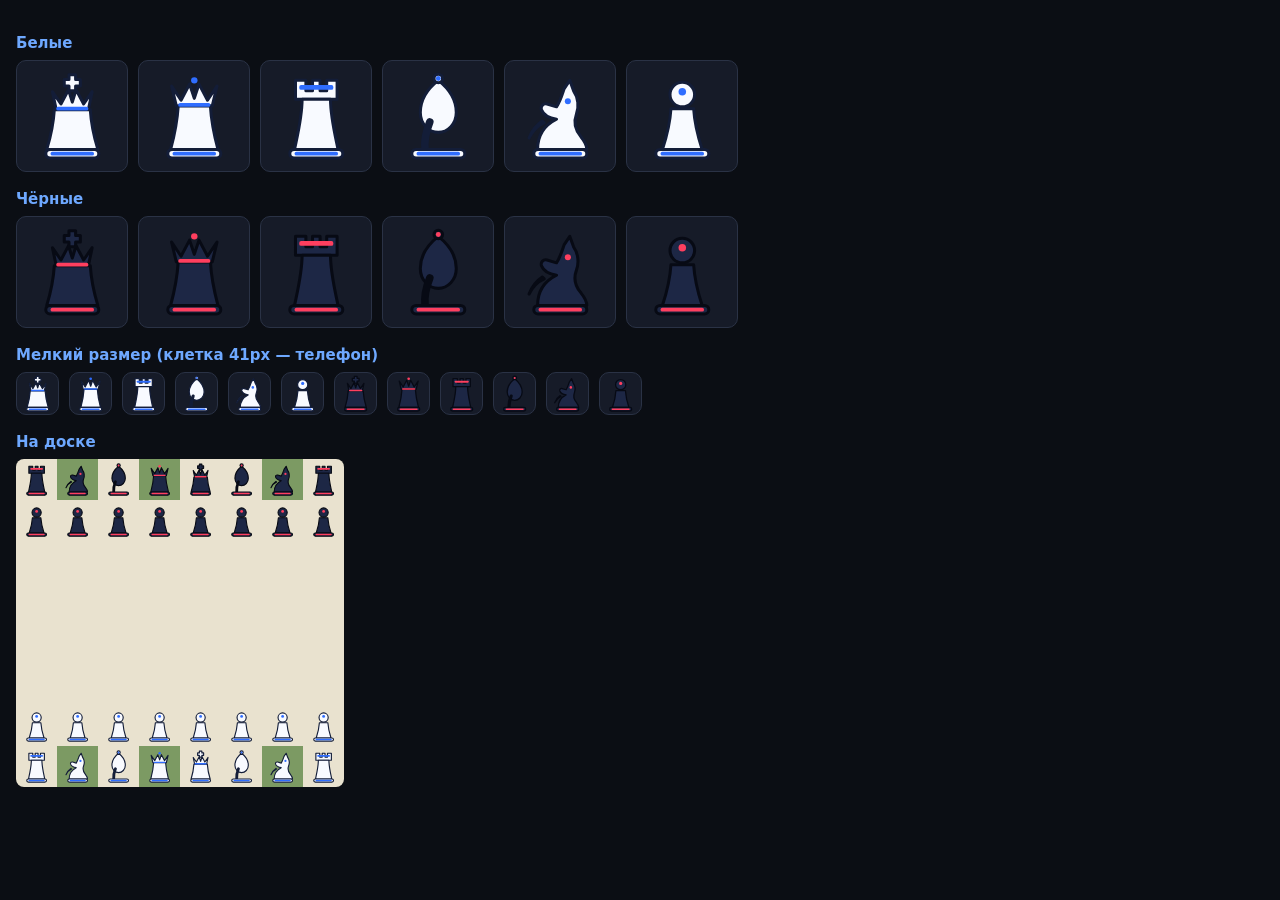
<file: tests-pieces.html>
<!doctype html>
<html lang="ru"><head><meta charset="utf-8"><title>фигуры</title>
<style>
 body { background:#0b0e14; color:#dfe6f7; font:14px "Segoe UI",system-ui,sans-serif; margin:0; padding:16px; }
 h2 { font-size:15px; color:#6ea8ff; margin:18px 0 8px; }
 .row { display:flex; gap:10px; flex-wrap:wrap; }
 .cell {
   width:110px; height:110px; display:grid; place-items:center;
   border-radius:10px; border:1px solid #2a3245; background:#161b28;
 }
 .cell.small { width:41px; height:41px; }
 .cell.med { width:64px; height:64px; }
 .piece-svg { width:88%; height:88%; display:block; }
 .cell.small .piece-svg { width:96%; height:96%; }
 .board-mini { display:grid; grid-template-columns:repeat(8,1fr); width:328px; border-radius:8px; overflow:hidden; }
 .board-mini div { aspect-ratio:1; display:grid; place-items:center; }
 .board-mini .l { background:#e9e2cf; } .board-mini .d { background:#7c9a63; }
 .piece { display:grid; place-items:center; width:100%; height:100%; }
 .piece-svg { width:86%; height:86%; }
</style></head>
<body>
<h2>Белые</h2>
<div class="row" id="w"></div>
<h2>Чёрные</h2>
<div class="row" id="b"></div>
<h2>Мелкий размер (клетка 41px — телефон)</h2>
<div class="row" id="small"></div>
<h2>На доске</h2>
<div class="board-mini" id="board"></div>
<script src="pieces.js"></script>
<script>
const white = ['K','Q','R','B','N','P'];
const black = ['k','q','r','b','n','p'];
document.getElementById('w').innerHTML = white.map(p => '<div class="cell">' + Pieces.html(p) + '</div>').join('');
document.getElementById('b').innerHTML = black.map(p => '<div class="cell">' + Pieces.html(p) + '</div>').join('');
document.getElementById('small').innerHTML = white.concat(black).map(p => '<div class="cell small">' + Pieces.html(p) + '</div>').join('');
/* мини-доска с настоящей стартовой расстановкой */
const FEN = 'rnbqkbnr/pppppppp/8/8/8/8/PPPPPPPP/RNBQKBNR';
const cells = [];
for (let r = 7; r >= 0; r--) {
  let f = 0;
  for (const ch of FEN.split('/')[7 - r]) {
    if (ch >= '1' && ch <= '8') { for (let i = 0; i < +ch; i++) cells.push(null); f += +ch; }
    else { cells.push(ch); f++; }
  }
}
document.getElementById('board').innerHTML = cells.map(p =>
  '<div class="' + ((cells.indexOf(p) % 2) ? 'd' : 'l') + '">' + (p ? Pieces.html(p) : '') + '</div>'
).join('').replace(/undefined/g, '');
</script>
</body></html>
</file>
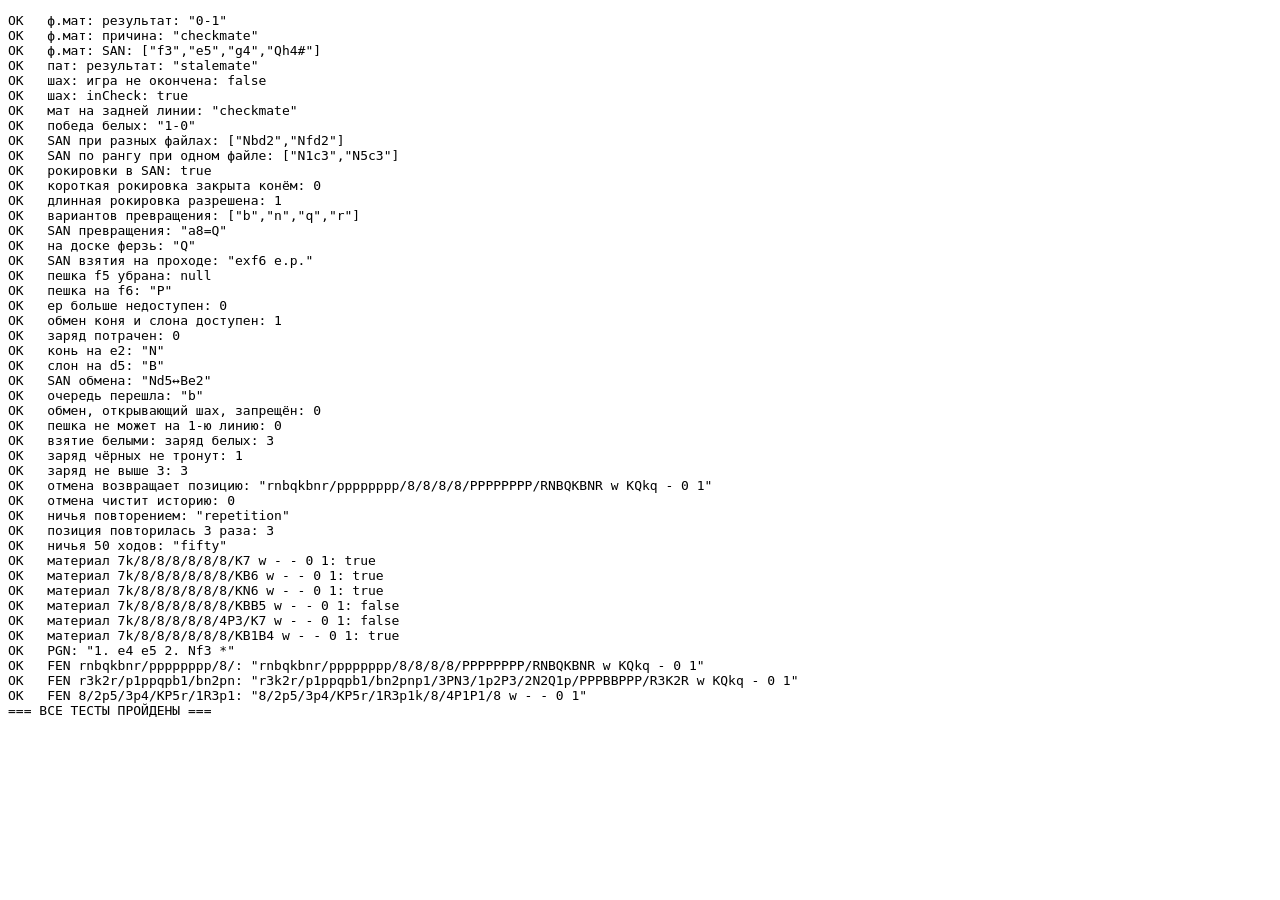
<file: tests-rules.html>
<!doctype html>
<html lang="ru"><head><meta charset="utf-8"><title>tests</title></head>
<body><pre id="out">run…</pre>
<script src="engine.js"></script>
<script>
const lines = [];
let fails = 0;
function log(s){ lines.push(s); document.getElementById('out').textContent = lines.join('\n'); }
function chk(label, got, want){
  const ok = JSON.stringify(got) === JSON.stringify(want);
  if (!ok) fails++;
  log((ok?'OK   ':'FAIL ') + label + ': ' + JSON.stringify(got) + (ok?'':' (ожидалось '+JSON.stringify(want)+')'));
}
const sq = Chess.nameToSq;
function gameAt(fen){
  const g = new Chess.Game();
  g.past = [Chess.newState(fen)];
  g.keys = [Chess.posKey(g.state)];
  return g;
}
function bySan(g, san){
  const mv = Chess.legalMoves(g.state).find(m => Chess.toSan(g.state, m, Chess.applyMove(g.state, m)) === san);
  if (!mv) { fails++; log('FAIL не найден ход ' + san); return null; }
  g.play(mv);
  return mv;
}

// --- Ферзевый мат
let g = new Chess.Game();
['f3','e5','g4','Qh4#'].forEach(san => bySan(g, san));
chk('ф.мат: результат', g.result && g.result.result, '0-1');
chk('ф.мат: причина', g.result && g.result.reason, 'checkmate');
chk('ф.мат: SAN', g.sans, ['f3','e5','g4','Qh4#']);

// --- Пат (позиция ставится напрямую)
g = gameAt('k7/8/8/8/8/8/5q2/7K w - - 0 1');
chk('пат: результат', g.status().reason, 'stalemate');

// --- Шах, но не мат
g = gameAt('4r3/8/8/8/8/8/3P4/4K3 w - - 0 1');
const stCheck = g.status();
chk('шах: игра не окончена', stCheck.over, false);
chk('шах: inCheck', stCheck.inCheck, true);
// --- Мат на задней линии
g = gameAt('R5k1/5ppp/8/8/8/8/8/6K1 b - - 0 1');
chk('мат на задней линии', g.status().reason, 'checkmate');
chk('победа белых', g.status().result, '1-0');

// --- Различение фигур в SAN (кони с b1 и f3 оба могут пойти на d2)
g = gameAt('4k3/8/8/8/8/5N2/8/1N2K3 w - - 0 1');
const d2moves = Chess.legalMoves(g.state).filter(m => m.to === sq('d2') && m.piece === 'N');
chk('SAN при разных файлах', d2moves.map(m=>Chess.toSan(g.state,m,Chess.applyMove(g.state,m))).sort(), ['Nbd2','Nfd2']);
// --- Различение по горизонтали (оба коня на файле b)
g = gameAt('4k3/8/8/1N6/8/8/8/1N2K3 w - - 0 1');
const c3moves = Chess.legalMoves(g.state).filter(m => m.to === sq('c3') && m.piece === 'N');
chk('SAN по рангу при одном файле', c3moves.map(m=>Chess.toSan(g.state,m,Chess.applyMove(g.state,m))).sort(), ['N1c3','N5c3']);
g = gameAt('4k3/8/8/8/8/8/8/R3K2R w KQ - 0 1');
const castleSans = Chess.legalMoves(g.state).map(m=>Chess.toSan(g.state,m,Chess.applyMove(g.state,m)));
chk('рокировки в SAN', castleSans.includes('O-O') && castleSans.includes('O-O-O'), true);
g = gameAt('4k3/8/8/8/8/8/8/R3K1NR w KQ - 0 1');
chk('короткая рокировка закрыта конём', Chess.legalMoves(g.state).filter(m=>m.flags==='k').length, 0);
chk('длинная рокировка разрешена', Chess.legalMoves(g.state).filter(m=>m.flags==='q').length, 1);

// --- Превращение
g = gameAt('8/P6k/8/8/8/8/8/K7 w - - 0 1');
const proms = Chess.legalMoves(g.state).filter(m => m.promo);
chk('вариантов превращения', proms.map(m=>m.promo).sort(), ['b','n','q','r']);
chk('SAN превращения', g.play(proms.find(m => m.promo === 'q')).san, 'a8=Q');
chk('на доске ферзь', g.pos.board[sq('a8')], 'Q');

// --- Взятие на проходе
g = gameAt('rnbqkbnr/ppp1p1pp/8/3pPp2/8/8/PPPP1PPP/RNBQKBNR w KQkq f6 0 3');
chk('SAN взятия на проходе', Chess.toSan(g.state, Chess.legalMoves(g.state).find(m=>m.flags==='e'), Chess.applyMove(g.state, Chess.legalMoves(g.state).find(m=>m.flags==='e'))), 'exf6 e.p.');
g.play(Chess.legalMoves(g.state).find(m => m.flags === 'e'));
chk('пешка f5 убрана', g.pos.board[sq('f5')], null);
chk('пешка на f6', g.pos.board[sq('f6')], 'P');
chk('ep больше недоступен', Chess.legalMoves(g.state).filter(m=>m.flags==='e').length, 0);

// --- Телекинез: конь и слон меняются местами
g = gameAt('4k3/8/8/3N4/8/8/4B3/4K3 w - - 0 1');
g.state.charges.w = 1;
const nb = Chess.legalMoves(g.state).filter(m=>m.swap && ((m.from===sq('d5')&&m.to===sq('e2'))||(m.from===sq('e2')&&m.to===sq('d5'))));
chk('обмен коня и слона доступен', nb.length, 1);
const swapMove = nb[0].from === sq('d5') ? nb[0] : { ...nb[0], from: nb[0].to, to: nb[0].from, piece: g.pos.board[nb[0].to] };
g.play(swapMove);
chk('заряд потрачен', g.state.charges.w, 0);
chk('конь на e2', g.pos.board[sq('e2')], 'N');
chk('слон на d5', g.pos.board[sq('d5')], 'B');
chk('SAN обмена', g.sans[0], 'Nd5↔Be2');
chk('очередь перешла', g.turn, 'b');

// --- Телекинез: нельзя оставить короля под шахом
g = gameAt('4k3/8/8/8/8/8/r7/4K3 w - - 0 1');
g.state.charges.w = 1;
chk('обмен, открывающий шах, запрещён', Chess.legalMoves(g.state).filter(m=>m.swap).length, 0);

// --- Телекинез: пешка не встаёт на крайние линии
g = gameAt('4k3/8/8/8/8/8/4P3/4K2R w - - 0 1');
g.state.charges.w = 1;
const bad = Chess.legalMoves(g.state).filter(m=>m.swap && ((m.from===sq('e2')&&m.to===sq('h1'))||(m.from===sq('h1')&&m.to===sq('e2'))));
chk('пешка не может на 1-ю линию', bad.length, 0);

// --- Телекинес: заряд тратится только своей стороной
g = gameAt('4k3/8/8/3q4/4P3/8/8/4K3 w - - 0 1');
g.state.charges.w = 3;
g.state.charges.b = 1;
g.play(Chess.legalMoves(g.state).find(m=>m.captured));
chk('взятие белыми: заряд белых', g.state.charges.w, 3);
chk('заряд чёрных не тронут', g.state.charges.b, 1);

// --- Заряд не копится выше 3
g = gameAt('4k3/8/8/3q4/3P4/8/8/4K3 w - - 0 1');
g.state.charges.w = 3;
g.play(Chess.legalMoves(g.state).find(m=>m.captured));
chk('заряд не выше 3', g.state.charges.w, 3);

// --- Отмена хода
g = new Chess.Game();
const before = g.fen();
g.play(Chess.legalMoves(g.state).find(m=>m.to===sq('e4')));
g.undo();
chk('отмена возвращает позицию', g.fen(), before);
chk('отмена чистит историю', g.sans.length, 0);

// --- Тройное повторение
g = new Chess.Game();
for (let i=0;i<2;i++) for (const san of ['Nf3','Nf6','Ng1','Ng8']) bySan(g, san);
chk('ничья повторением', g.result && g.result.reason, 'repetition');
chk('позиция повторилась 3 раза', g.keys.filter(k=>k===Chess.posKey(g.state)).length, 3);

// --- Правило 50 ходов
g = gameAt('4k3/8/8/8/8/8/8/R3K2R w KQ - 99 60');
g.state.pos.half = 100;
chk('ничья 50 ходов', g.status().reason, 'fifty');

// --- Недостаточный материал
for (const [fen, want] of [['7k/8/8/8/8/8/8/K7 w - - 0 1', true], ['7k/8/8/8/8/8/8/KB6 w - - 0 1', true], ['7k/8/8/8/8/8/8/KN6 w - - 0 1', true], ['7k/8/8/8/8/8/8/KBB5 w - - 0 1', false], ['7k/8/8/8/8/8/4P3/K7 w - - 0 1', false], ['7k/8/8/8/8/8/8/KB1B4 w - - 0 1', true]]) {
  chk('материал ' + fen, Chess.insufficientMaterial(Chess.fromFen(fen).board), want);
}

// --- PGN
g = new Chess.Game();
['e4','e5','Nf3'].forEach(san => bySan(g, san));
chk('PGN', g.pgn('Белые','Чёрные').split('\n').filter(l=>l && !l.startsWith('[')).join(' '), '1. e4 e5 2. Nf3 *');

// --- FEN туда-обратно
for (const fen of [Chess.START_FEN, 'r3k2r/p1ppqpb1/bn2pnp1/3PN3/1p2P3/2N2Q1p/PPPBBPPP/R3K2R w KQkq - 0 1', '8/2p5/3p4/KP5r/1R3p1k/8/4P1P1/8 w - - 0 1']) {
  chk('FEN ' + fen.slice(0,20), Chess.toFen(Chess.fromFen(fen)), fen);
}

log(fails === 0 ? '=== ВСЕ ТЕСТЫ ПРОЙДЕНЫ ===' : ('=== ОШИБОК: ' + fails + ' ==='));
window.__test = { fails, log: lines.join('\n') };
</script></body></html>
</file>
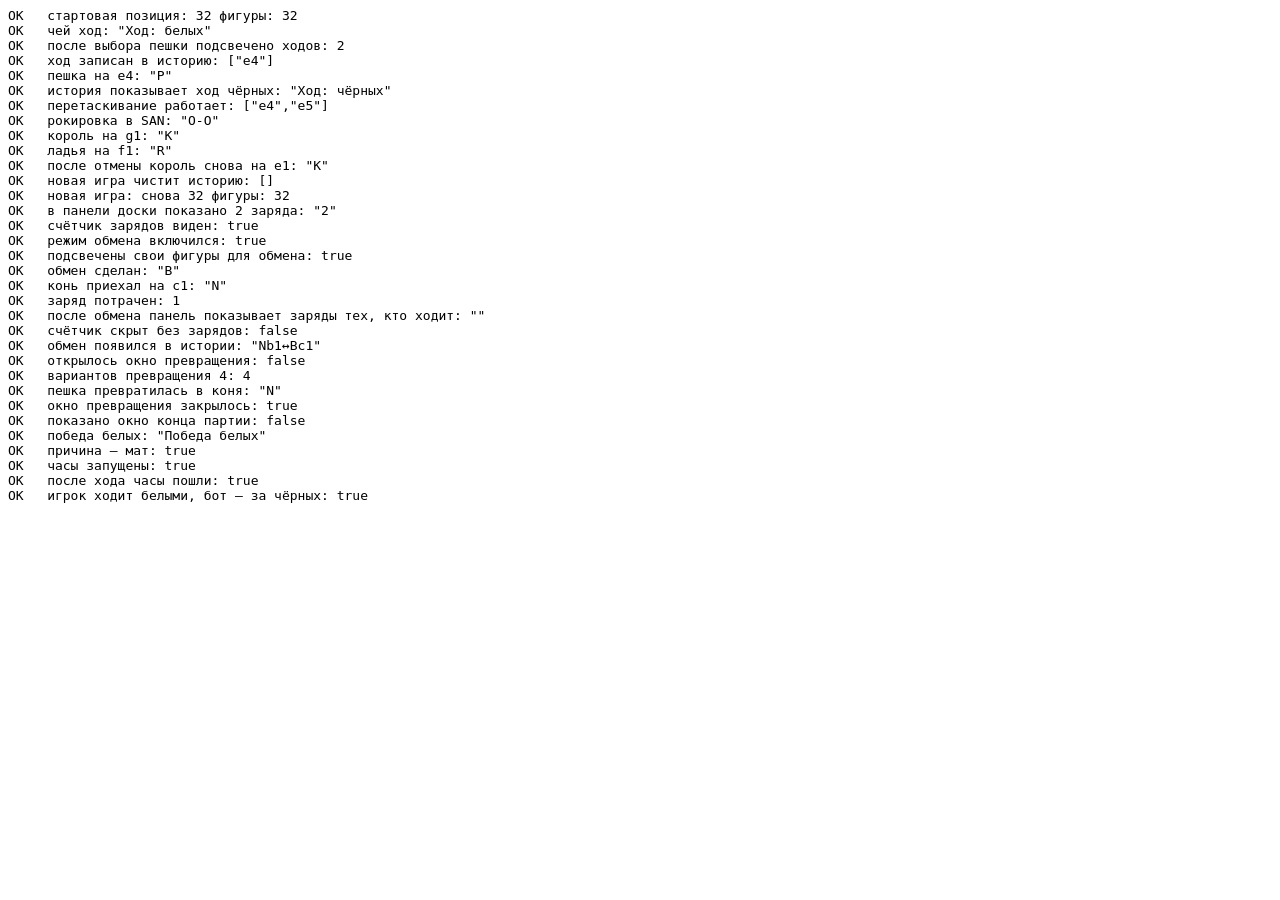
<file: tests-ui.html>
﻿<!doctype html>
<html lang="ru"><head><meta charset="utf-8"><title>ui tests</title></head>
<body style="font-family: monospace; white-space: pre;"><div id="out">run…</div>
<script src="engine.js"></script>
<script src="bot.js"></script>
<script>
/* Тесты интерфейса: грузим игру во фрейме и кликаем по доске как человек. */
const lines = [];
let fails = 0;
function log(s){ lines.push(s); document.getElementById('out').textContent = lines.join('\n'); }
function chk(label, got, want){
  const ok = JSON.stringify(got) === JSON.stringify(want);
  if (!ok) fails++;
  log((ok?'OK   ':'FAIL ') + label + ': ' + JSON.stringify(got) + (ok?'':' (ожидалось '+JSON.stringify(want)+')'));
}
const sq = Chess.nameToSq;

(async function main(){
  /* чистое состояние: интерфейс восстанавливает настройки из localStorage */
  try { localStorage.clear(); } catch (err) {}

  const frame = document.createElement('iframe');
  frame.style.cssText = 'width:1100px;height:900px;border:0;position:absolute;left:-5000px';
  frame.src = 'index.html';
  document.body.appendChild(frame);
  await new Promise(r => frame.addEventListener('load', r));
  const win = frame.contentWindow;
  const doc = frame.contentDocument;
  const app = win.telechess;
  const sleep = ms => new Promise(r => setTimeout(r, ms));
  const $s = sel => doc.querySelector(sel);
  const click = name => app.clickSquare(sq(name));
  const setSelect = (sel, value) => { const el = $s(sel); el.value = value; el.dispatchEvent(new win.Event('change')); };
  const moves = () => Array.from(doc.querySelectorAll('#moves .move')).map(b => b.textContent).filter(Boolean);
  const targets = () => doc.querySelectorAll('.cell.target').length;
  const pieceAt = name => {
    const cell = doc.querySelector('.cell[data-sq="'+sq(name)+'"]');
    const p = cell && cell.querySelector('.piece');
    return p ? p.dataset.piece : null;
  };

  // режим вдвоём
  setSelect('#opt-mode', 'pvp');
  await sleep(30);
  chk('стартовая позиция: 32 фигуры', doc.querySelectorAll('.piece').length, 32);
  chk('чей ход', $s('#turn-text').textContent, 'Ход: белых');

  // 1. e2 выбирается, подсвечены ходы
  click('e2');
  chk('после выбора пешки подсвечено ходов', targets(), 2);

  // 2. ход e4
  click('e4');
  chk('ход записан в историю', moves(), ['e4']);
  chk('пешка на e4', pieceAt('e4'), 'P');
  chk('история показывает ход чёрных', $s('#turn-text').textContent, 'Ход: чёрных');

  // 3. ход чёрных e5 через перетаскивание
  const drag = (from, to) => {
    const a = doc.querySelector('.cell[data-sq="'+sq(from)+'"]').getBoundingClientRect();
    const b = doc.querySelector('.cell[data-sq="'+sq(to)+'"]').getBoundingClientRect();
    const o = { bubbles:true, cancelable:true, button:0, pointerId:1 };
    doc.querySelector('.cell[data-sq="'+sq(from)+'"]').dispatchEvent(new win.PointerEvent('pointerdown', {...o, clientX:a.left+a.width/2, clientY:a.top+a.height/2}));
    win.dispatchEvent(new win.PointerEvent('pointermove', {...o, clientX:b.left+b.width/2, clientY:b.top+b.height/2}));
    win.dispatchEvent(new win.PointerEvent('pointerup', {...o, clientX:b.left+b.width/2, clientY:b.top+b.height/2}));
  };
  drag('e7', 'e5');
  chk('перетаскивание работает', moves(), ['e4', 'e5']);

  // 4. рокировка в два хода: e4 e5, Nf3 Nc6, Bc4 Bc5, O-O
  click('g1'); click('f3');
  click('b8'); click('c6');
  click('f1'); click('c4');
  click('f8'); click('c5');
  click('e1'); click('g1');
  chk('рокировка в SAN', moves().pop(), 'O-O');
  chk('король на g1', pieceAt('g1'), 'K');
  chk('ладья на f1', pieceAt('f1'), 'R');

  // 5. отмена хода
  $s('#btn-undo').click();
  await sleep(20);
  chk('после отмены король снова на e1', pieceAt('e1'), 'K');

  // 6. новая игра
  $s('#btn-new').click();
  await sleep(20);
  chk('новая игра чистит историю', moves(), []);
  chk('новая игра: снова 32 фигуры', doc.querySelectorAll('.piece').length, 32);

  // 7. заряд за взятие и обмен
  win.telechess.getGame(); // состояние
  const g = app.getGame();
  g.state.charges.w = 2;
  app.render();
  chk('в панели доски показано 2 заряда', $s('#focus-charges').textContent, '2');
  chk('счётчик зарядов виден', $s('#focus-charges').classList.contains('on'), true);
  $s('#btn-swap').click();
  await sleep(20);
  chk('режим обмена включился', $s('#btn-swap').classList.contains('active'), true);
  chk('подсвечены свои фигуры для обмена', doc.querySelectorAll('.cell.swap-ok').length > 0, true);
  click('b1'); click('c1');   // конь b1 <-> слон c1: обе фигуры не пешки, обмен разрешён
  await sleep(20);
  chk('обмен сделан', pieceAt('b1'), 'B');
  chk('конь приехал на c1', pieceAt('c1'), 'N');
  chk('заряд потрачен', app.getState().charges.w, 1);
  chk('после обмена панель показывает заряды тех, кто ходит', $s('#focus-charges').textContent, '');
  chk('счётчик скрыт без зарядов', $s('#focus-charges').classList.contains('on'), false);
  chk('обмен появился в истории', moves().pop(), 'Nb1↔Bc1');

  // 8. превращение пешки
  $s('#btn-new').click();
  await sleep(20);
  const g2 = app.getGame();
  g2.past = [Chess.newState('8/P6k/8/8/8/8/8/K7 w - - 0 1')];
  g2.keys = [Chess.posKey(g2.state)];
  g2.sans = []; g2.moveObjs = [];
  g2.result = null;
  app.render();
  click('a7'); click('a8');
  await sleep(20);
  chk('открылось окно превращения', $s('#promo').classList.contains('hidden'), false);
  const promos = doc.querySelectorAll('.promo-btn').length;
  chk('вариантов превращения 4', promos, 4);
  doc.querySelector('.promo-btn[data-promo="n"]').click();
  await sleep(20);
  chk('пешка превратилась в коня', pieceAt('a8'), 'N');
  chk('окно превращения закрылось', $s('#promo').classList.contains('hidden'), true);

  // 9. мат показывается модальным окном
  $s('#btn-new').click();
  await sleep(20);
  const g3 = app.getGame();
  g3.past = [Chess.newState('7k/5ppp/8/8/8/8/8/R5K1 w - - 0 1')];
  g3.keys = [Chess.posKey(g3.state)];
  g3.sans = []; g3.moveObjs = []; g3.result = null;
  app.render();
  click('a1'); click('a8');
  await sleep(30);
  chk('показано окно конца партии', $s('#modal-over').classList.contains('hidden'), false);
  chk('победа белых', $s('#over-title').textContent, 'Победа белых');
  chk('причина — мат', $s('#over-reason').textContent.indexOf('Шах и мат') >= 0, true);

  // 10. таймер
  setSelect('#opt-time', '3+2');
  await sleep(30);
  chk('часы запущены', /^\d\d:\d\d$/.test(doc.querySelector('.pc-clock').textContent), true);
  chk('после хода часы пошли', (() => {
    const before = doc.querySelectorAll('.pc-clock')[0].textContent;
    return typeof before === 'string' && before.includes(':');
  })(), true);

  // 11. бот отвечает на ход игрока
  setSelect('#opt-mode', 'bot');
  setSelect('#opt-level', 'easy');
  setSelect('#opt-color', 'w');
  await sleep(60);
  chk('игрок ходит белыми, бот — за чёрных', win.telechess.getGame().turn === 'w', true);
  click('e2'); click('e4');
  await sleep(2500);
  chk('бот ответил', moves().length >= 2, true);
  chk('ход игрока в истории', moves()[0], 'e4');
  chk('свой цвет сохранён', $s('#opt-color').value, 'w');

  // 12) сворачивание панелей
  const panel = name => doc.querySelector('[data-panel="' + name + '"]');
  const toggle = name => doc.querySelector('[data-panel="' + name + '"] .panel-toggle');
  const settingsPanel = panel('settings');
  const wasCollapsed = settingsPanel.classList.contains('collapsed');
  const tallBefore = settingsPanel.getBoundingClientRect().height;
  toggle('settings').click();
  await sleep(260);
  const shortH = settingsPanel.getBoundingClientRect().height;
  chk('панель настроек свернулась', settingsPanel.classList.contains('collapsed'), !wasCollapsed);
  chk('панель стала ниже', shortH < tallBefore / 2, true);
  chk('в свёрнутой панели есть подпись', $s('#badge-settings').textContent.length > 0, true);
  toggle('settings').click();
  await sleep(260);
  chk('панель развернулась обратно', settingsPanel.classList.contains('collapsed'), wasCollapsed);
  const movesWereCollapsed = panel('moves').classList.contains('collapsed');
  toggle('moves').click();
  await sleep(260);
  chk('панели сворачиваются независимо', panel('moves').classList.contains('collapsed'), !movesWereCollapsed);
  chk('настройки не тронуты', settingsPanel.classList.contains('collapsed'), wasCollapsed);
  chk('счётчик ходов виден', $s('#badge-moves').textContent, '2 хода');
  toggle('moves').click();
  await sleep(260);

  // 13) режим «только доска»
  $s('#btn-focus').click();
  await sleep(320);
  const inFocus = doc.body.classList.contains('focus-mode');
  chk('фокус-режим включился', inFocus, true);
  chk('сайдбар скрыт', win.getComputedStyle($s('.sidebar')).display, 'none');
  chk('шапка скрыта', win.getComputedStyle($s('.topbar')).display, 'none');
  chk('карточки игроков остались', win.getComputedStyle($s('#card-top')).display !== 'none', true);
  chk('карточка в фокус-режиме компактная', $s('#card-top').getBoundingClientRect().height < 60, true);
  chk('заряды и имя игрока на месте',
      !!$s('#card-top .pc-name') && !!$s('#card-top .pc-charges') && !!$s('#card-bottom .pc-clock'), true);
  const bar = $s('#focus-bar');
  chk('плавающая панель видна', win.getComputedStyle(bar).opacity === '1', true);
  const boardRect = $s('#board').getBoundingClientRect();
  chk('доска помещается в окно', boardRect.bottom <= win.innerHeight && boardRect.right <= win.innerWidth, true);
  chk('доска занимает почти всю высоту', boardRect.height >= win.innerHeight * 0.72, true);
  chk('доска по центру', Math.abs((boardRect.left + boardRect.right) / 2 - win.innerWidth / 2) < 60, true);
  chk('страница не прокручивается', doc.documentElement.scrollHeight <= doc.documentElement.clientHeight + 1, true);

  // панель-иконки: без текста, сбоку от доски, ничего не перекрывает
  const barRect = bar.getBoundingClientRect();
  const barButtons = [...doc.querySelectorAll('.fb-btn')];
  chk('три кнопки-иконки', barButtons.length, 3);
  chk('на кнопках нет текста', barButtons.every(b => !b.textContent.trim()), true);
  chk('у каждой кнопки подсказка', barButtons.every(b => b.getAttribute('aria-label') && b.title), true);
  chk('у кнопок есть иконки', doc.querySelectorAll('.fb-btn svg').length, 3);
  chk('панель вертикальная', win.getComputedStyle(bar).flexDirection, 'column');
  chk('панель узкая', barRect.width < 70, true);
  chk('панель сбоку от доски', barRect.left > boardRect.right, true);
  chk('панель не наезжает на доску',
      barRect.right <= boardRect.left || barRect.left >= boardRect.right ||
      barRect.bottom <= boardRect.top || barRect.top >= boardRect.bottom, true);
  chk('панель целиком в окне',
      barRect.left >= 0 && barRect.right <= win.innerWidth &&
      barRect.top >= 0 && barRect.bottom <= win.innerHeight, true);

  // журнал поверх доски
  $s('#btn-journal').click();
  await sleep(200);
  chk('журнал открылся', $s('#journal').classList.contains('hidden'), false);
  chk('в журнале есть ходы', doc.querySelectorAll('#moves-overlay .move').length >= 1, true);
  $s('#btn-journal-close').click();
  await sleep(150);
  chk('журнал закрылся', $s('#journal').classList.contains('hidden'), true);

  // кнопка обмена доступна в фокус-режиме
  chk('кнопка обмена есть в фокус-режиме', !!$s('#btn-focus-swap'), true);

  // Esc выходит из фокус-режима
  doc.body.dispatchEvent(new win.KeyboardEvent('keydown', { key: 'Escape', bubbles: true }));
  await sleep(320);
  chk('Esc вышел из фокус-режима', doc.body.classList.contains('focus-mode'), false);
  chk('сайдбар вернулся', win.getComputedStyle($s('.sidebar')).display !== 'none', true);

  // клавиша F переключает режим
  doc.body.dispatchEvent(new win.KeyboardEvent('keydown', { key: 'f', bubbles: true }));
  await sleep(300);
  chk('клавиша F включила фокус', doc.body.classList.contains('focus-mode'), true);
  doc.body.dispatchEvent(new win.KeyboardEvent('keydown', { key: 'f', bubbles: true }));
  await sleep(300);
  chk('клавиша F выключила фокус', doc.body.classList.contains('focus-mode'), false);

  // состояние сохраняется между перезагрузками
  const beforeSettings = panel('settings').classList.contains('collapsed');
  toggle('settings').click();
  const focusWas = doc.body.classList.contains('focus-mode');
  if (!focusWas) $s('#btn-focus').click();
  await sleep(250);
  const saved = JSON.parse(win.localStorage.getItem('telechess.settings.v1'));
  chk('сохранено: фокус включён', saved.focus, true);
  chk('сохранено: панель настроек свёрнута', saved.collapsed.settings, !beforeSettings);
  if (!focusWas) $s('#btn-focus').click();
  toggle('settings').click();
  await sleep(200);

  log(fails === 0 ? '=== ТЕСТЫ ИНТЕРФЕЙСА ПРОЙДЕНЫ ===' : ('=== ОШИБОК: ' + fails + ' ==='));
  window.__ui = { fails, log: lines.join('\n') };
})().catch(err => {
  log('ИСКЛЮЧЕНИЕ: ' + err.message + '\n' + err.stack);
  window.__ui = { fails: fails + 1, log: lines.join('\n') };
});
</script></body></html>
</file>
<file: styles.css>
/* ============================================================================
   ТелеШахматы — styles.css
   Тема: чёрный фон, стеклянные панели, синие (#3d7bff) и красные (#ff3355)
   акценты с мягким свечением. Цвета самих клеток доски не меняются.
   ============================================================================ */

:root {
  --bg: #06070c;
  --bg-2: #0b0e16;
  --panel: rgba(255, 255, 255, 0.035);
  --panel-2: rgba(255, 255, 255, 0.07);
  --line: rgba(120, 150, 255, 0.18);
  --line-strong: rgba(120, 150, 255, 0.34);
  --text: #eef2ff;
  --dim: #93a0bd;

  --blue: #3d7bff;
  --blue-soft: #6ea8ff;
  --blue-glow: rgba(61, 123, 255, 0.45);
  --red: #ff3355;
  --red-soft: #ff6b7f;
  --red-glow: rgba(255, 51, 85, 0.45);

  /* цвета клеток доски — как были */
  --sq-light: #e9e2cf;
  --sq-dark: #7c9a63;

  --cell: 44px;
  --radius: 14px;
  --shadow: 0 18px 44px rgba(0, 0, 0, 0.6);
}

* { box-sizing: border-box; }

html, body {
  margin: 0;
  padding: 0;
  background: var(--bg);
  color: var(--text);
  font-family: "Segoe UI", system-ui, -apple-system, "Helvetica Neue", Arial, sans-serif;
  -webkit-text-size-adjust: 100%;
}

body {
  min-height: 100vh;
  background-image:
    radial-gradient(900px 520px at 12% -8%, rgba(61, 123, 255, 0.20), transparent 65%),
    radial-gradient(760px 460px at 92% 4%, rgba(255, 51, 85, 0.16), transparent 62%),
    linear-gradient(180deg, #080a12 0%, #05060a 60%);
  background-attachment: fixed;
}

.app {
  max-width: 1180px;
  margin: 0 auto;
  padding: 16px;
  padding-bottom: 32px;
}

/* ------------------------------------------------------------------ шапка */

.topbar {
  display: flex;
  align-items: center;
  justify-content: space-between;
  gap: 12px;
  margin-bottom: 16px;
}

.brand {
  display: flex;
  align-items: center;
  gap: 10px;
  font-size: 22px;
  font-weight: 800;
  letter-spacing: 0.4px;
  text-transform: uppercase;
}

.brand-mark {
  display: grid;
  place-items: center;
  width: 42px;
  height: 42px;
  border-radius: 12px;
  background: linear-gradient(140deg, var(--blue) 0%, #6a2bd6 50%, var(--red) 100%);
  box-shadow: 0 0 22px var(--blue-glow), 0 10px 24px rgba(0, 0, 0, 0.5);
}
.brand-mark svg { width: 30px; height: 30px; }

.topbar-actions { display: flex; gap: 10px; }

/* ----------------------------------------------------------------- кнопки */

.btn {
  font: inherit;
  font-weight: 600;
  color: var(--text);
  background: var(--panel-2);
  border: 1px solid var(--line);
  border-radius: 12px;
  padding: 11px 16px;
  cursor: pointer;
  transition: background 0.15s, transform 0.06s, border-color 0.15s, box-shadow 0.15s, opacity 0.15s;
  touch-action: manipulation;
}
.btn:hover:not(:disabled) {
  background: rgba(110, 168, 255, 0.16);
  border-color: var(--line-strong);
  box-shadow: 0 0 18px rgba(61, 123, 255, 0.22);
}
.btn:active:not(:disabled) { transform: translateY(1px); }
.btn:disabled { opacity: 0.4; cursor: default; }

.btn-primary {
  color: #fff;
  background: linear-gradient(135deg, var(--blue) 0%, var(--red) 130%);
  border-color: transparent;
  box-shadow: 0 0 22px rgba(61, 123, 255, 0.35);
}
.btn-primary:hover:not(:disabled) {
  background: linear-gradient(135deg, #5b8fff 0%, #ff4d6d 130%);
  box-shadow: 0 0 28px rgba(61, 123, 255, 0.5), 0 0 18px rgba(255, 51, 85, 0.3);
}

.btn-ghost { background: transparent; }
.btn-ghost:hover:not(:disabled) { background: var(--panel-2); }

.btn-mini { padding: 6px 11px; font-size: 13px; font-weight: 500; border-radius: 9px; }

.btn-swap {
  width: 100%;
  margin-top: 10px;
  display: flex;
  align-items: center;
  justify-content: center;
  gap: 7px;
  background: rgba(61, 123, 255, 0.10);
  border-color: rgba(255, 51, 85, 0.45);
  color: var(--text);
}
.btn-swap:hover:not(:disabled) { background: rgba(61, 123, 255, 0.2); box-shadow: 0 0 20px rgba(255, 51, 85, 0.25); }
.btn-swap.active {
  background: linear-gradient(135deg, var(--blue), var(--red));
  border-color: #fff3;
  box-shadow: 0 0 26px rgba(255, 51, 85, 0.55);
  animation: pulse 1.5s ease-in-out infinite;
}

.btn-swap .bolt { display: inline-grid; place-items: center; width: 17px; height: 17px; }
.btn-swap .bolt svg { width: 100%; height: 100%; fill: var(--red-soft); filter: drop-shadow(0 0 5px var(--red-glow)); }
.btn-swap.active .bolt svg { fill: #fff; }

@keyframes pulse {
  0%, 100% { box-shadow: 0 0 0 0 rgba(255, 51, 85, 0.55); }
  50% { box-shadow: 0 0 0 10px rgba(255, 51, 85, 0); }
}

/* ----------------------------------------------------------------- раскладка */

.layout {
  display: grid;
  grid-template-columns: minmax(300px, 1fr) 350px;
  gap: 20px;
  align-items: start;
}

.board-column {
  width: 100%;
  max-width: 560px;
  margin: 0 auto;
  display: flex;
  flex-direction: column;
  gap: 10px;
}

.sidebar {
  display: flex;
  flex-direction: column;
  gap: 14px;
  position: sticky;
  top: 16px;
}

/* ------------------------------------------------------- карточка игрока */

.player-card {
  display: flex;
  align-items: center;
  gap: 12px;
  background: var(--panel);
  border: 1px solid var(--line);
  border-radius: var(--radius);
  padding: 10px 14px;
  backdrop-filter: blur(6px);
  transition: border-color 0.2s, background 0.2s, box-shadow 0.2s;
}

.player-card.active {
  border-color: var(--blue);
  background: rgba(61, 123, 255, 0.10);
  box-shadow: 0 0 0 1px var(--blue) inset, 0 0 26px rgba(61, 123, 255, 0.35);
}

.pc-avatar {
  width: 46px;
  height: 46px;
  display: grid;
  place-items: center;
  border-radius: 12px;
  flex: 0 0 auto;
  background: rgba(0, 0, 0, 0.45);
  border: 1px solid var(--line);
  padding: 5px;
}
.pc-avatar.w { border-color: rgba(110, 168, 255, 0.45); box-shadow: 0 0 14px rgba(61, 123, 255, 0.25); }
.pc-avatar.b { border-color: rgba(255, 107, 127, 0.45); box-shadow: 0 0 14px rgba(255, 51, 85, 0.25); }
.pc-avatar svg { width: 100%; height: 100%; }

.pc-info { flex: 1 1 auto; min-width: 0; }
.pc-name { font-weight: 700; font-size: 15px; }

.pc-sub { display: flex; align-items: center; gap: 8px; margin-top: 3px; min-height: 18px; }

.pc-badge {
  font-size: 12px;
  font-weight: 600;
  padding: 2px 9px;
  border-radius: 999px;
  background: rgba(255, 255, 255, 0.07);
  color: var(--dim);
  white-space: nowrap;
}
.pc-badge.on {
  background: linear-gradient(135deg, var(--blue), var(--blue-soft));
  color: #04101f;
  box-shadow: 0 0 14px var(--blue-glow);
}
.pc-badge.think {
  background: linear-gradient(135deg, var(--red), var(--red-soft));
  color: #21000a;
  box-shadow: 0 0 14px var(--red-glow);
}

.pc-charges { display: flex; gap: 5px; margin-top: 5px; }
.charge { width: 15px; height: 15px; opacity: 0.22; }
.charge svg { width: 100%; height: 100%; fill: #46506b; }
.charge.full svg { fill: var(--red-soft); filter: drop-shadow(0 0 6px var(--red-glow)); }
.charge.full { opacity: 1; }

.pc-clock {
  font-family: "Cascadia Mono", "Consolas", ui-monospace, monospace;
  font-size: 24px;
  font-weight: 700;
  font-variant-numeric: tabular-nums;
  padding: 5px 11px;
  border-radius: 11px;
  background: rgba(0, 0, 0, 0.45);
  border: 1px solid var(--line);
  min-width: 80px;
  text-align: center;
}
.pc-clock.low {
  color: var(--red-soft);
  border-color: var(--red);
  box-shadow: 0 0 18px var(--red-glow);
  animation: blink 1s steps(2) infinite;
}
.pc-clock.off { color: var(--dim); }
@keyframes blink { 50% { opacity: 0.4; } }

/* ---------------------------------------------------------------- доска */
/* Клетки и их цвета не меняются — только свечение поверх. */

.board-frame { position: relative; }

.board {
  position: relative;
  display: grid;
  grid-template-columns: repeat(8, 1fr);
  grid-template-rows: repeat(8, 1fr);
  width: 100%;
  aspect-ratio: 1 / 1;
  border-radius: var(--radius);
  overflow: hidden;
  box-shadow: var(--shadow), 0 0 0 1px rgba(61, 123, 255, 0.22), 0 0 40px rgba(0, 0, 0, 0.6);
  touch-action: none;
  user-select: none;
  -webkit-user-select: none;
}

.cell { position: relative; display: grid; place-items: center; cursor: pointer; }
.cell.light { background: var(--sq-light); }
.cell.dark { background: var(--sq-dark); }

.cell .piece {
  width: 94%;
  height: 94%;
  display: block;
  pointer-events: none;
  user-select: none;
  transition: transform 0.12s ease-out, filter 0.12s;
}
.cell .piece-svg { width: 100%; height: 100%; display: block; }
.cell .piece.w { filter: drop-shadow(0 3px 4px rgba(0, 0, 0, 0.45)); }
.cell .piece.b { filter: drop-shadow(0 3px 5px rgba(0, 0, 0, 0.6)); }

.cell .coord {
  position: absolute;
  font-size: calc(var(--cell) * 0.22);
  font-weight: 700;
  opacity: 0.5;
  pointer-events: none;
  line-height: 1;
}
.cell .coord.file { bottom: 2px; right: 4px; }
.cell .coord.rank { top: 2px; left: 4px; }
.cell.dark .coord { color: #fff; }
.cell.light .coord { color: #10131c; }
.board.no-coords .coord { display: none; }

/* подсветки */
.cell::before, .cell::after { content: ""; position: absolute; inset: 0; pointer-events: none; }

.cell.last::before {
  background: rgba(61, 123, 255, 0.38);
  box-shadow: inset 0 0 18px rgba(61, 123, 255, 0.5);
}
.cell.sel::before {
  background: rgba(255, 51, 85, 0.45);
  box-shadow: inset 0 0 20px rgba(255, 51, 85, 0.5);
}
.cell.check::before {
  background: radial-gradient(circle, rgba(255, 51, 85, 0.95) 0%, rgba(255, 51, 85, 0.35) 55%, transparent 78%);
  animation: check-pulse 1.1s ease-in-out infinite;
}
@keyframes check-pulse { 50% { opacity: 0.55; } }

.cell.swap-ok::before { box-shadow: inset 0 0 0 3px rgba(110, 168, 255, 0.75); }
.cell.swap-first::before {
  background: rgba(255, 51, 85, 0.5);
  box-shadow: inset 0 0 0 3px var(--red-soft);
}
.cell.over::before { background: rgba(110, 168, 255, 0.4); }

.cell.target::after { background: radial-gradient(circle, rgba(10, 12, 20, 0.45) 22%, transparent 23%); }
.cell.cap::after {
  inset: 6%;
  border-radius: 50%;
  border: calc(var(--cell) * 0.085) solid rgba(255, 51, 85, 0.75);
  background: none;
}
.cell.dark .target::after { background-image: radial-gradient(circle, rgba(255, 255, 255, 0.5) 22%, transparent 23%); }

/* перетаскиваемая фигура */
.ghost {
  position: fixed;
  z-index: 90;
  pointer-events: none;
  width: calc(var(--cell) * 1.12);
  height: calc(var(--cell) * 1.12);
  transform: translate(-50%, -50%);
  filter: drop-shadow(0 10px 14px rgba(0, 0, 0, 0.7)) drop-shadow(0 0 12px var(--blue-glow));
}

/* ---------------------------------------------------------------- панели */

.panel {
  background: var(--panel);
  border: 1px solid var(--line);
  border-radius: var(--radius);
  padding: 14px;
  backdrop-filter: blur(6px);
  box-shadow: 0 10px 26px rgba(0, 0, 0, 0.4);
}

/* сворачиваемые панели: заголовок-шеврон + раскрывающееся содержимое */
.collapsible { padding: 0; overflow: hidden; }

.panel-toggle {
  width: 100%;
  display: flex;
  align-items: center;
  gap: 10px;
  font: inherit;
  font-size: 13px;
  font-weight: 700;
  letter-spacing: 1.2px;
  text-transform: uppercase;
  color: var(--dim);
  background: transparent;
  border: 0;
  padding: 13px 14px;
  cursor: pointer;
  text-align: left;
}
.panel-toggle:hover { color: var(--blue-soft); background: rgba(61, 123, 255, 0.07); }
.panel-title { flex: 0 0 auto; }

.panel-badge {
  flex: 1 1 auto;
  font-size: 12px;
  letter-spacing: 0;
  text-transform: none;
  color: var(--blue-soft);
  font-weight: 600;
  overflow: hidden;
  text-overflow: ellipsis;
  white-space: nowrap;
}

.chevron {
  flex: 0 0 auto;
  width: 9px;
  height: 9px;
  border-right: 2px solid currentColor;
  border-bottom: 2px solid currentColor;
  transform: rotate(45deg) translate(-2px, -2px);
  transition: transform 0.2s ease;
}
.collapsible.collapsed .chevron { transform: rotate(-45deg) translate(-1px, 1px); }

.panel-body {
  display: grid;
  grid-template-rows: 1fr;
  transition: grid-template-rows 0.22s ease;
}
.collapsible.collapsed .panel-body { grid-template-rows: 0fr; }
.panel-body > .panel-inner {
  overflow: hidden;
  min-height: 0;
  padding: 0 14px 14px;
}
.collapsible.collapsed .panel-body > .panel-inner { padding-top: 0; padding-bottom: 0; }

/* режим «только доска»: узкая панель-иконки.
   Десктоп — вертикальной полосой справа, телефон — полосой снизу. */
.focus-bar {
  position: fixed;
  z-index: 60;
  display: flex;
  gap: 6px;
  padding: 6px;
  border-radius: 16px;
  background: rgba(8, 10, 18, 0.9);
  border: 1px solid var(--line-strong);
  box-shadow: var(--shadow), 0 0 26px rgba(61, 123, 255, 0.28);
  opacity: 0;
  pointer-events: none;
  transition: opacity 0.22s ease, transform 0.22s ease;
  backdrop-filter: blur(6px);

  right: 12px;
  top: 50%;
  flex-direction: column;
  transform: translateY(-50%) translateX(140%);
}
body.focus-mode .focus-bar {
  opacity: 1;
  pointer-events: auto;
  transform: translateY(-50%) translateX(0);
}

.fb-btn {
  position: relative;
  width: 38px;
  height: 38px;
  display: grid;
  place-items: center;
  padding: 0;
  border: 1px solid var(--line-strong);
  border-radius: 11px;
  background: rgba(30, 36, 54, 0.7);
  color: var(--dim);
  cursor: pointer;
  font: inherit;
  transition: color 0.15s ease, border-color 0.15s ease, background 0.15s ease, transform 0.15s ease;
}
.fb-btn svg { width: 19px; height: 19px; }
.fb-btn:hover:not(:disabled) { color: #fff; border-color: var(--blue); background: rgba(61, 123, 255, 0.2); }
.fb-btn:active:not(:disabled) { transform: scale(0.94); }
.fb-btn:disabled { opacity: 0.38; cursor: default; }

.fb-ico { display: grid; place-items: center; width: 20px; height: 20px; color: currentColor; }
.fb-ico svg { width: 19px; height: 19px; fill: currentColor; }
.fb-swap:not(:disabled) { color: var(--red-soft); border-color: rgba(255, 51, 85, 0.45); }
.fb-swap:not(:disabled):hover { background: rgba(255, 51, 85, 0.18); border-color: var(--red); }
.fb-swap.active { color: #fff; border-color: var(--red); background: rgba(255, 51, 85, 0.32); box-shadow: 0 0 14px rgba(255, 51, 85, 0.45); }

/* число оставшихся зарядов — маленький уголок */
.fb-badge {
  position: absolute;
  top: -5px;
  right: -5px;
  min-width: 16px;
  height: 16px;
  padding: 0 4px;
  display: none;
  place-items: center;
  border-radius: 8px;
  font-size: 10px;
  font-weight: 700;
  line-height: 1;
  color: #fff;
  background: var(--red);
  box-shadow: 0 0 10px rgba(255, 51, 85, 0.6);
}
.fb-badge.on { display: grid; }

.fb-exit:hover { color: #fff; border-color: var(--red); background: rgba(255, 51, 85, 0.16); }

body.focus-mode { overflow: hidden; }
body.focus-mode .topbar,
body.focus-mode .sidebar { display: none; }
body.focus-mode .app {
  max-width: none;
  /* справа — полоса-иконки: доска центрируется в оставшейся ширине */
  padding: 10px 76px 12px 10px;
  min-height: 100vh;
  height: 100vh;
  overflow: hidden;
  display: flex;
  flex-direction: column;
  align-items: center;
  justify-content: center;
}
body.focus-mode .board-column {
  /* 168px = компактные карточки игроков + промежутки + отступы + полоса */
  max-width: min(100%, calc(100vh - 168px));
  gap: 8px;
}

/* в режиме доски карточка игрока — одна строка, чтобы доска была крупнее */
body.focus-mode .player-card { padding: 6px 10px; gap: 10px; border-radius: 12px; }
body.focus-mode .pc-avatar { width: 32px; height: 32px; border-radius: 9px; padding: 4px; }
body.focus-mode .pc-info { display: flex; align-items: center; gap: 10px; flex-wrap: wrap; }
body.focus-mode .pc-name { font-size: 14px; }
body.focus-mode .pc-sub { margin-top: 0; min-height: 0; }
body.focus-mode .pc-badge { padding: 1px 8px; font-size: 11px; }
body.focus-mode .pc-charges { margin-top: 0; gap: 4px; }
body.focus-mode .charge { width: 13px; height: 13px; }
body.focus-mode .layout {
  display: flex;
  justify-content: center;
  align-items: flex-start;
  width: 100%;
}

/* журнал поверх доски */
.journal {
  position: fixed;
  inset: 0;
  z-index: 95;
  display: grid;
  place-items: center;
  padding: 16px;
  background: rgba(3, 4, 8, 0.78);
  backdrop-filter: blur(4px);
}
.journal-box {
  width: min(430px, 100%);
  max-height: 82vh;
  display: flex;
  flex-direction: column;
  background: linear-gradient(180deg, rgba(20, 24, 36, 0.98), rgba(10, 12, 20, 0.98));
  border: 1px solid var(--line-strong);
  border-radius: 18px;
  padding: 14px;
  box-shadow: var(--shadow), 0 0 40px rgba(61, 123, 255, 0.28);
}
.journal-head { display: flex; align-items: center; justify-content: space-between; gap: 10px; margin-bottom: 10px; }
.journal-head h2 { margin: 0; font-size: 14px; letter-spacing: 1.4px; text-transform: uppercase; color: var(--dim); }
.journal-box .moves { max-height: 62vh; }

.panel-head {
  display: flex;
  align-items: center;
  justify-content: space-between;
  gap: 8px;
  margin-bottom: 10px;
}
.panel-head h2 {
  margin: 0;
  font-size: 13px;
  letter-spacing: 1.4px;
  text-transform: uppercase;
  color: var(--dim);
}
.panel-head-actions { display: flex; gap: 6px; }

.turn-box { display: flex; align-items: center; gap: 10px; font-size: 17px; font-weight: 700; }
.turn-dot {
  width: 15px;
  height: 15px;
  border-radius: 50%;
  background: var(--dim);
  flex: 0 0 auto;
  box-shadow: 0 0 0 4px rgba(255, 255, 255, 0.05);
}
.turn-dot.w { background: var(--blue-soft); box-shadow: 0 0 0 4px rgba(61, 123, 255, 0.2), 0 0 14px var(--blue-glow); }
.turn-dot.b { background: var(--red); box-shadow: 0 0 0 4px rgba(255, 51, 85, 0.2), 0 0 14px var(--red-glow); }

.hint { margin-top: 10px; font-size: 13px; color: var(--dim); min-height: 18px; }

/* список ходов */
.moves { max-height: 250px; overflow-y: auto; font-size: 14px; scrollbar-width: thin; }
.moves .empty { color: var(--dim); font-size: 13px; padding: 4px 2px; }
.move-row {
  display: grid;
  grid-template-columns: 38px 1fr 1fr;
  gap: 4px;
  align-items: center;
  padding: 2px 0;
  border-bottom: 1px solid rgba(255, 255, 255, 0.045);
}
.move-no { color: var(--dim); font-size: 12px; text-align: right; padding-right: 4px; }
.move {
  font: inherit;
  text-align: left;
  padding: 5px 9px;
  border-radius: 8px;
  border: 1px solid transparent;
  background: transparent;
  color: var(--text);
  cursor: pointer;
  white-space: nowrap;
  overflow: hidden;
  text-overflow: ellipsis;
}
.move:hover { background: rgba(61, 123, 255, 0.16); }
.move.active {
  background: linear-gradient(135deg, var(--blue), #2a5fd6);
  color: #fff;
  border-color: var(--blue-soft);
  box-shadow: 0 0 16px var(--blue-glow);
  font-weight: 700;
}
.move.swap { color: var(--red-soft); }
.move.swap.active { color: #fff; background: linear-gradient(135deg, var(--red), #c81e3c); box-shadow: 0 0 16px var(--red-glow); }

/* настройки */
.field { display: flex; align-items: center; justify-content: space-between; gap: 10px; margin-bottom: 10px; font-size: 14px; }
.field span { color: var(--dim); }
.field select {
  font: inherit;
  font-size: 14px;
  color: var(--text);
  background: rgba(0, 0, 0, 0.4);
  border: 1px solid var(--line);
  border-radius: 9px;
  padding: 8px 9px;
  min-width: 165px;
  cursor: pointer;
}
.field select:focus { outline: none; border-color: var(--blue); box-shadow: 0 0 14px var(--blue-glow); }
.field.hidden { display: none; }

.toggles { display: flex; flex-wrap: wrap; gap: 6px 16px; margin: 4px 0 12px; }
.toggle { display: flex; align-items: center; gap: 7px; font-size: 14px; cursor: pointer; color: var(--dim); }
.toggle input { width: 17px; height: 17px; accent-color: var(--blue); cursor: pointer; }

.button-row { display: flex; gap: 8px; }
.button-row .btn { flex: 1 1 auto; font-size: 13px; padding: 10px 8px; }

/* ------------------------------------------------------------ модальные окна */

.backdrop {
  position: fixed;
  inset: 0;
  z-index: 100;
  display: grid;
  place-items: center;
  padding: 18px;
  background: rgba(3, 4, 8, 0.78);
  backdrop-filter: blur(4px);
}

.overlay {
  position: absolute;
  inset: 0;
  z-index: 20;
  display: grid;
  place-items: center;
  background: rgba(4, 6, 12, 0.72);
  border-radius: var(--radius);
}
.overlay-box { text-align: center; padding: 16px; }
.overlay-title { font-size: 17px; font-weight: 700; margin-bottom: 12px; }

.promo-choices { display: flex; gap: 9px; justify-content: center; flex-wrap: wrap; }
.promo-btn {
  font: inherit;
  width: 78px;
  padding: 10px 4px;
  display: grid;
  gap: 5px;
  place-items: center;
  background: rgba(255, 255, 255, 0.05);
  color: var(--text);
  border: 1px solid var(--line);
  border-radius: 13px;
  cursor: pointer;
}
.promo-btn span { width: 40px; height: 40px; display: block; }
.promo-btn span svg { width: 100%; height: 100%; }
.promo-btn small { font-size: 12px; color: var(--dim); }
.promo-btn:hover { border-color: var(--blue); box-shadow: 0 0 20px var(--blue-glow); transform: translateY(-2px); }

.modal {
  width: 100%;
  max-width: 430px;
  background: linear-gradient(180deg, rgba(20, 24, 36, 0.98), rgba(10, 12, 20, 0.98));
  border: 1px solid var(--line-strong);
  border-radius: 20px;
  padding: 24px;
  box-shadow: var(--shadow), 0 0 46px rgba(61, 123, 255, 0.25), 0 0 46px rgba(255, 51, 85, 0.12);
  text-align: center;
}
.modal-wide { max-width: 640px; text-align: left; max-height: 86vh; overflow-y: auto; }
.modal-title { font-size: 25px; font-weight: 800; margin-bottom: 8px; background: linear-gradient(135deg, var(--blue-soft), var(--red-soft)); -webkit-background-clip: text; background-clip: text; color: transparent; }
.modal-reason { color: var(--dim); margin-bottom: 18px; }
.modal-actions { display: flex; gap: 10px; justify-content: center; flex-wrap: wrap; }

.rules { font-size: 15px; line-height: 1.55; color: #cfd8ee; }
.rules p { margin: 0 0 12px; }
.rules ul { margin: 6px 0 12px; padding-left: 22px; }
.rules li { margin-bottom: 4px; }
.rules b { color: #fff; }

.toast {
  position: fixed;
  left: 50%;
  bottom: 24px;
  transform: translateX(-50%);
  z-index: 120;
  background: rgba(8, 10, 18, 0.95);
  border: 1px solid var(--line-strong);
  color: var(--text);
  padding: 12px 20px;
  border-radius: 999px;
  font-size: 14px;
  box-shadow: var(--shadow), 0 0 26px rgba(61, 123, 255, 0.3);
  animation: toast-in 0.18s ease-out;
}
@keyframes toast-in { from { opacity: 0; transform: translate(-50%, 12px); } }

.hidden { display: none !important; }

/* ---------------------------------------------------------------- телефон */

@media (max-width: 940px) {
  .layout { grid-template-columns: 1fr; }
  .sidebar { position: static; }
  .board-column { max-width: 560px; }
  .app { padding: 10px; }
  .brand { font-size: 18px; }
  .brand-mark { width: 36px; height: 36px; }
}

@media (max-width: 560px) {
  .app { padding: 8px; padding-bottom: 20px; }
  .topbar { margin-bottom: 10px; }
  .btn { padding: 10px 13px; font-size: 15px; }
  .player-card { padding: 8px 10px; gap: 9px; border-radius: 12px; }
  .pc-avatar { width: 38px; height: 38px; }
  .pc-name { font-size: 14px; }
  .pc-clock { font-size: 20px; min-width: 66px; padding: 3px 7px; }
  .moves { max-height: 170px; }
  .field { flex-direction: column; align-items: stretch; gap: 4px; }
  .field select { min-width: 0; width: 100%; }
  .modal-title { font-size: 21px; }
  .board { border-radius: 10px; }
}

@media (max-width: 620px) {
  .brand span:last-child { display: none; }
  .brand { font-size: 16px; }
  body.focus-mode .app { padding: 8px 8px 62px; }
  /* запас снизу под полосу-иконки */
  body.focus-mode .board-column { max-width: min(100%, calc(100vh - 190px)); }
  /* полоса ложится вниз и растягивается по ширине */
  .focus-bar {
    top: auto;
    right: 8px;
    left: 8px;
    bottom: 8px;
    flex-direction: row;
    justify-content: center;
    border-radius: 14px;
    transform: translateY(160%);
  }
  body.focus-mode .focus-bar { transform: translateY(0); }
  .fb-btn { width: 44px; height: 34px; border-radius: 9px; }
  .fb-btn svg, .fb-ico svg { width: 17px; height: 17px; }
}

@media (max-width: 380px) {
  .topbar-actions .btn { padding: 9px 11px; font-size: 14px; }
}

@media (prefers-reduced-motion: reduce) {
  * { animation: none !important; transition: none !important; }
}
</file>
